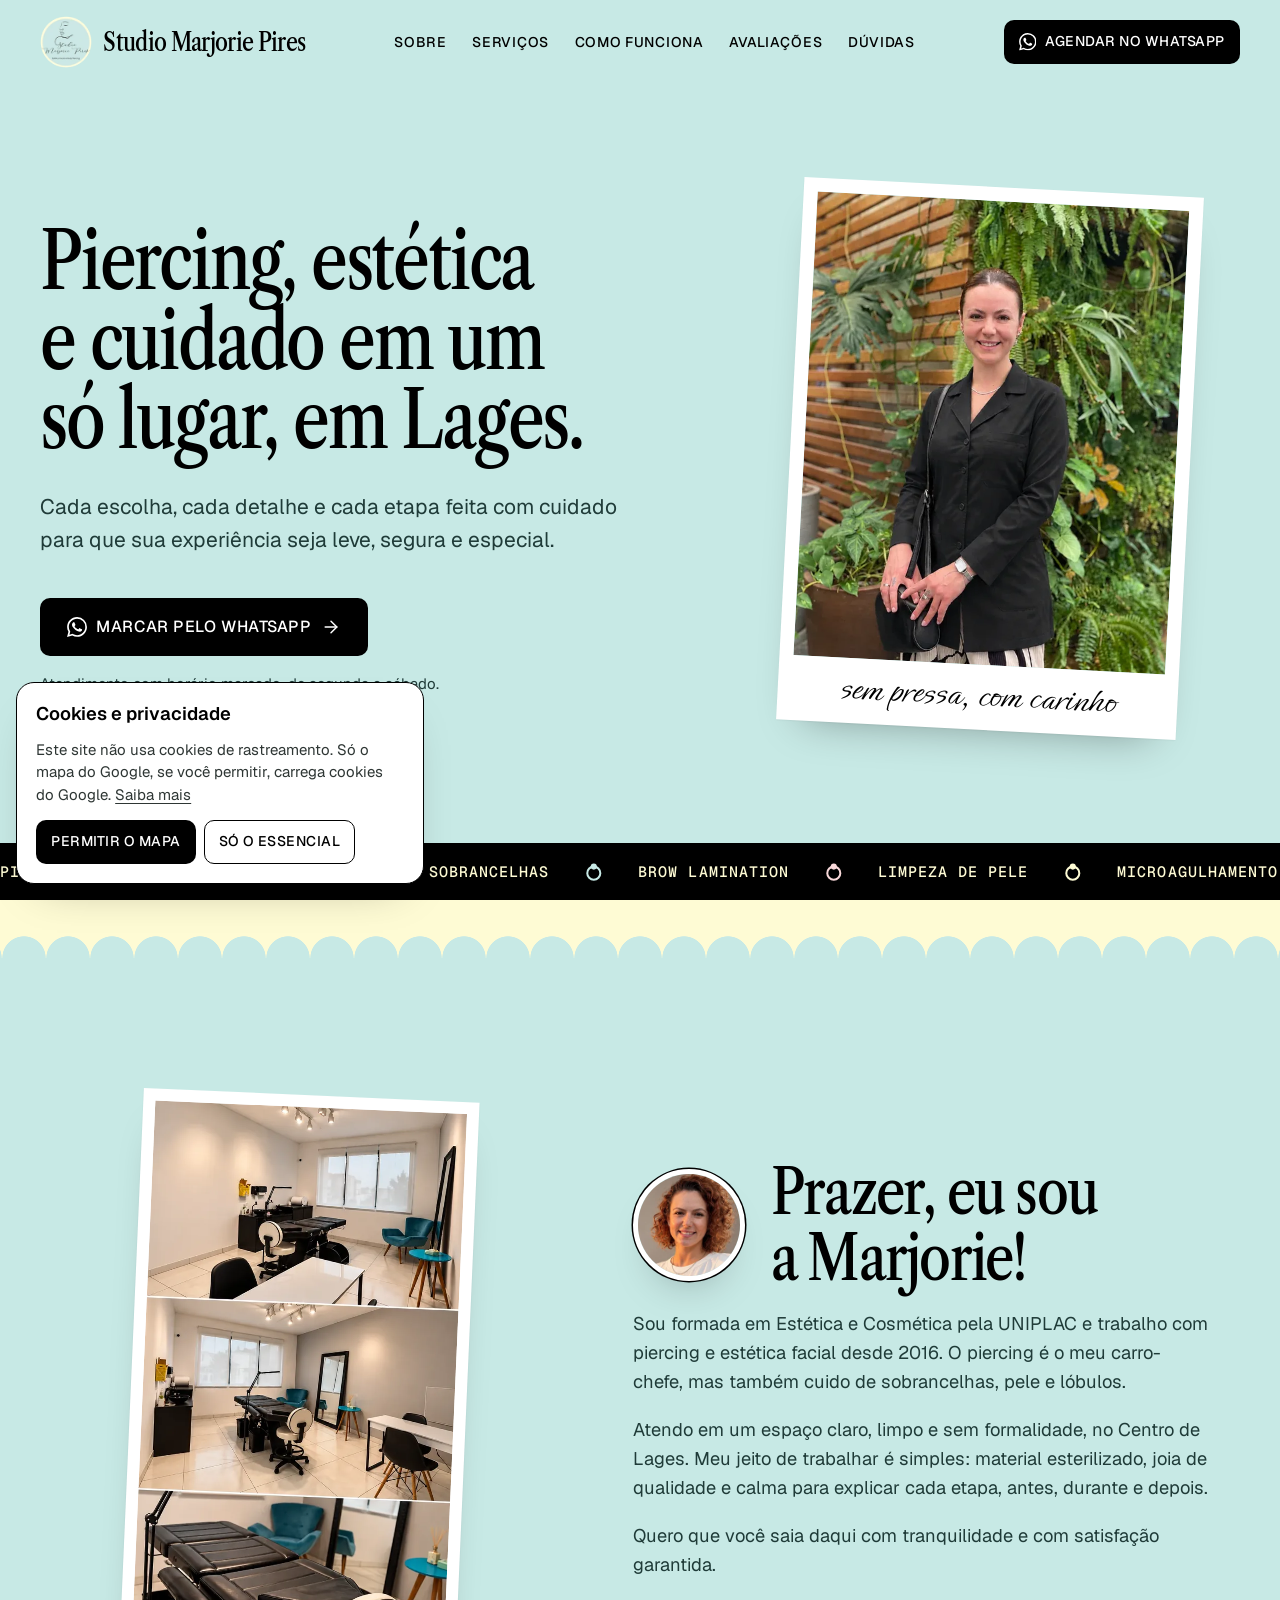
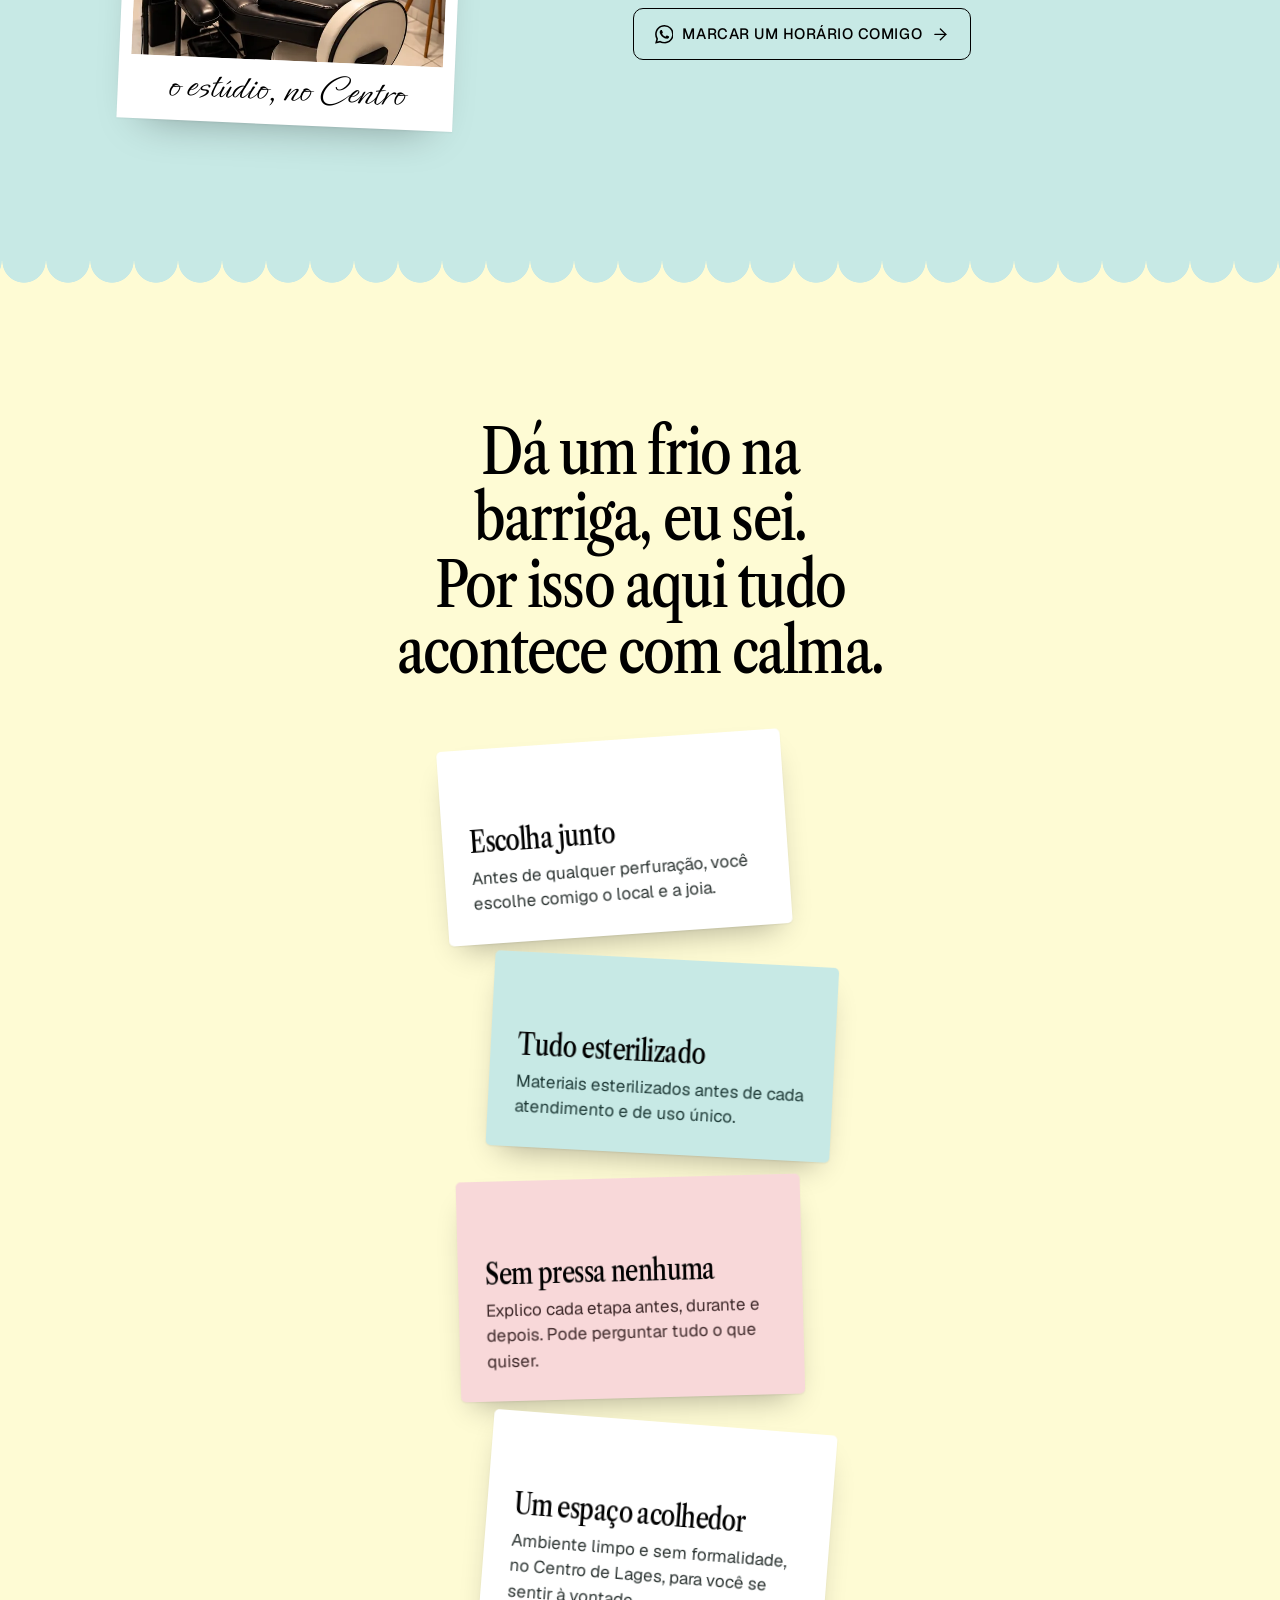
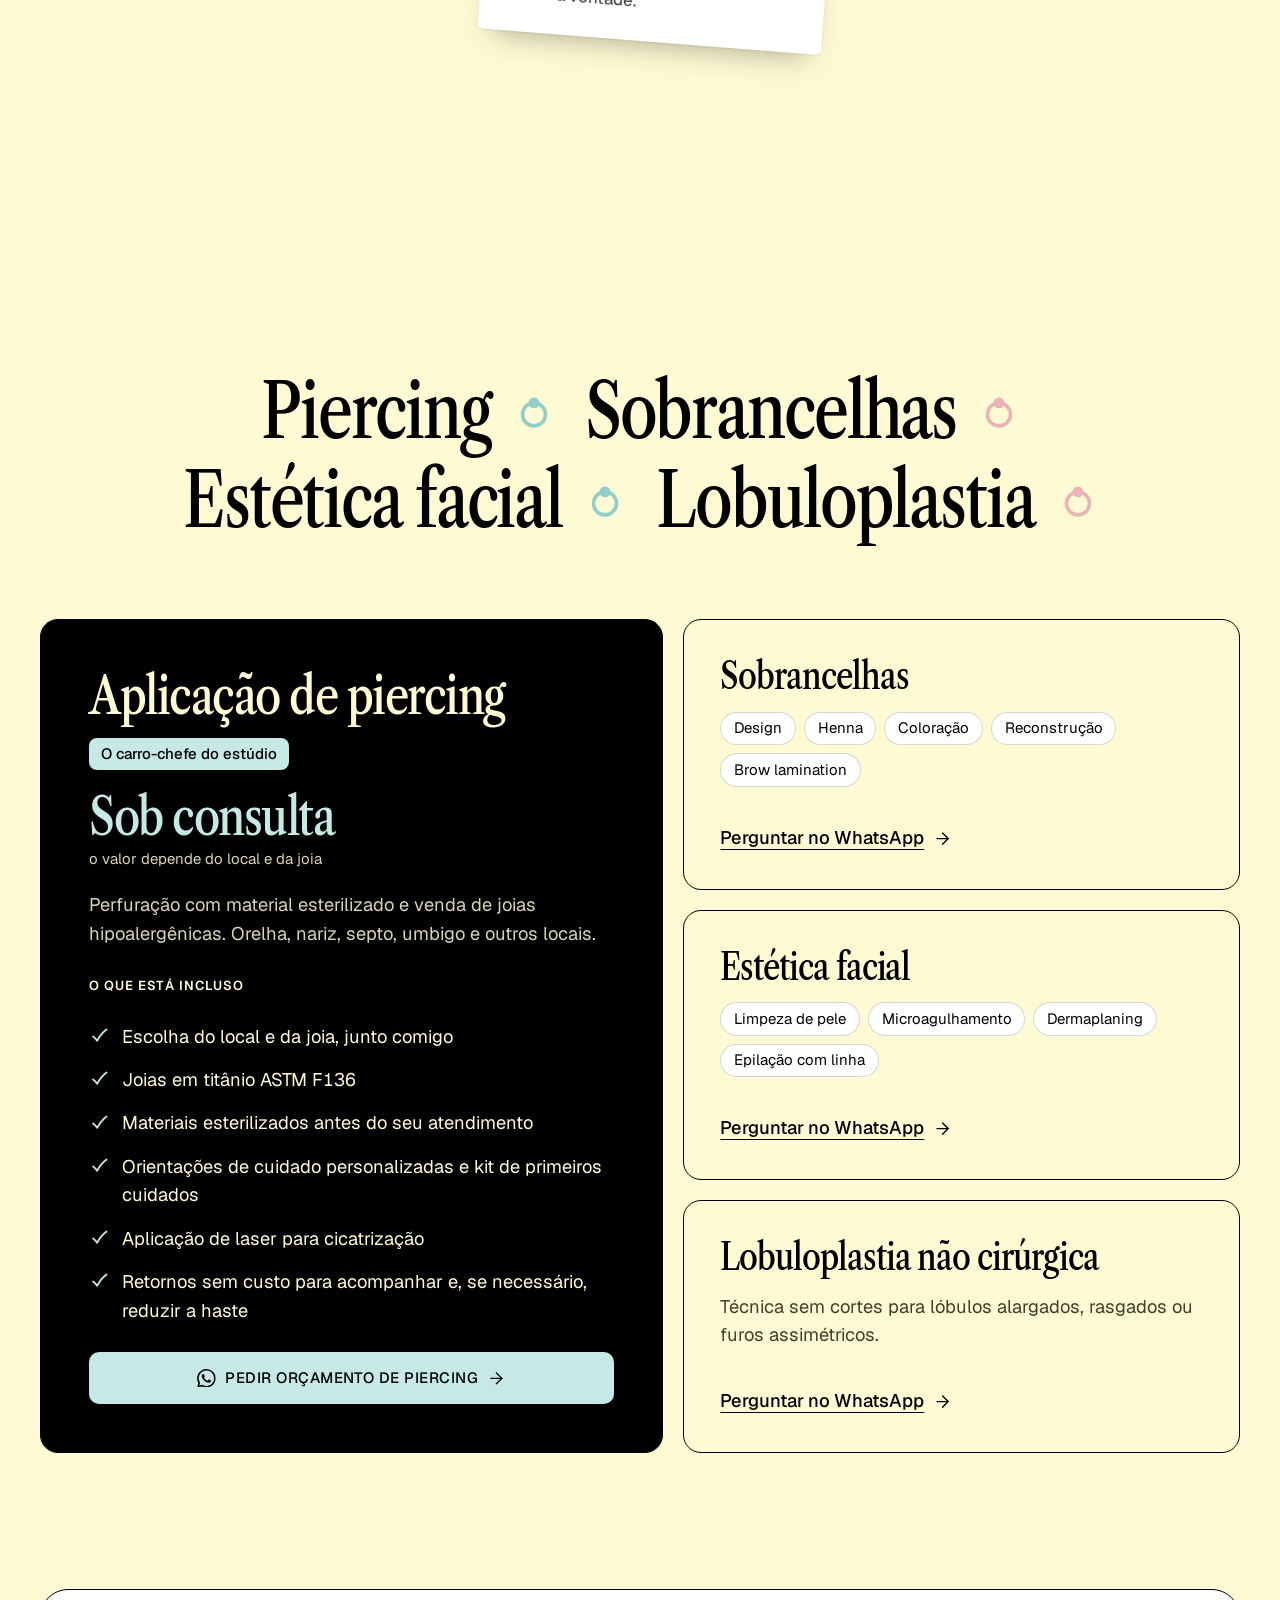
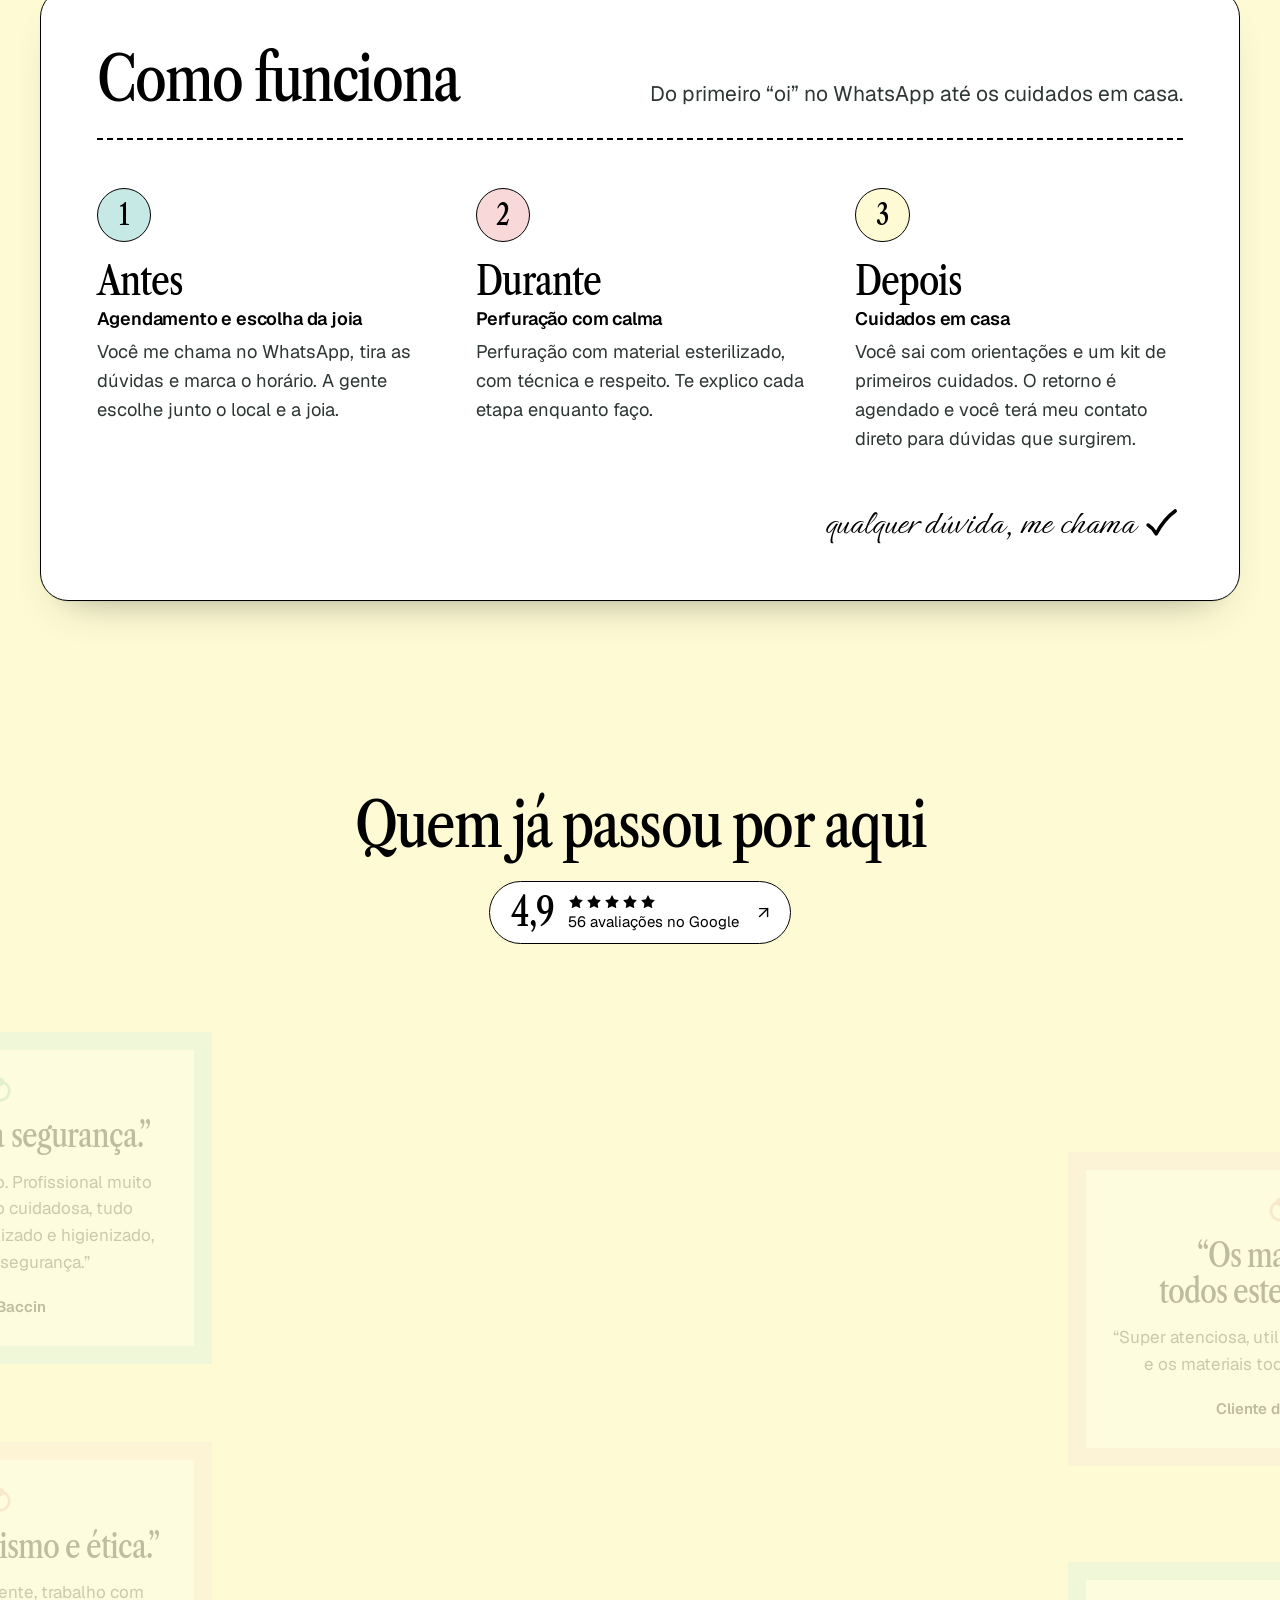
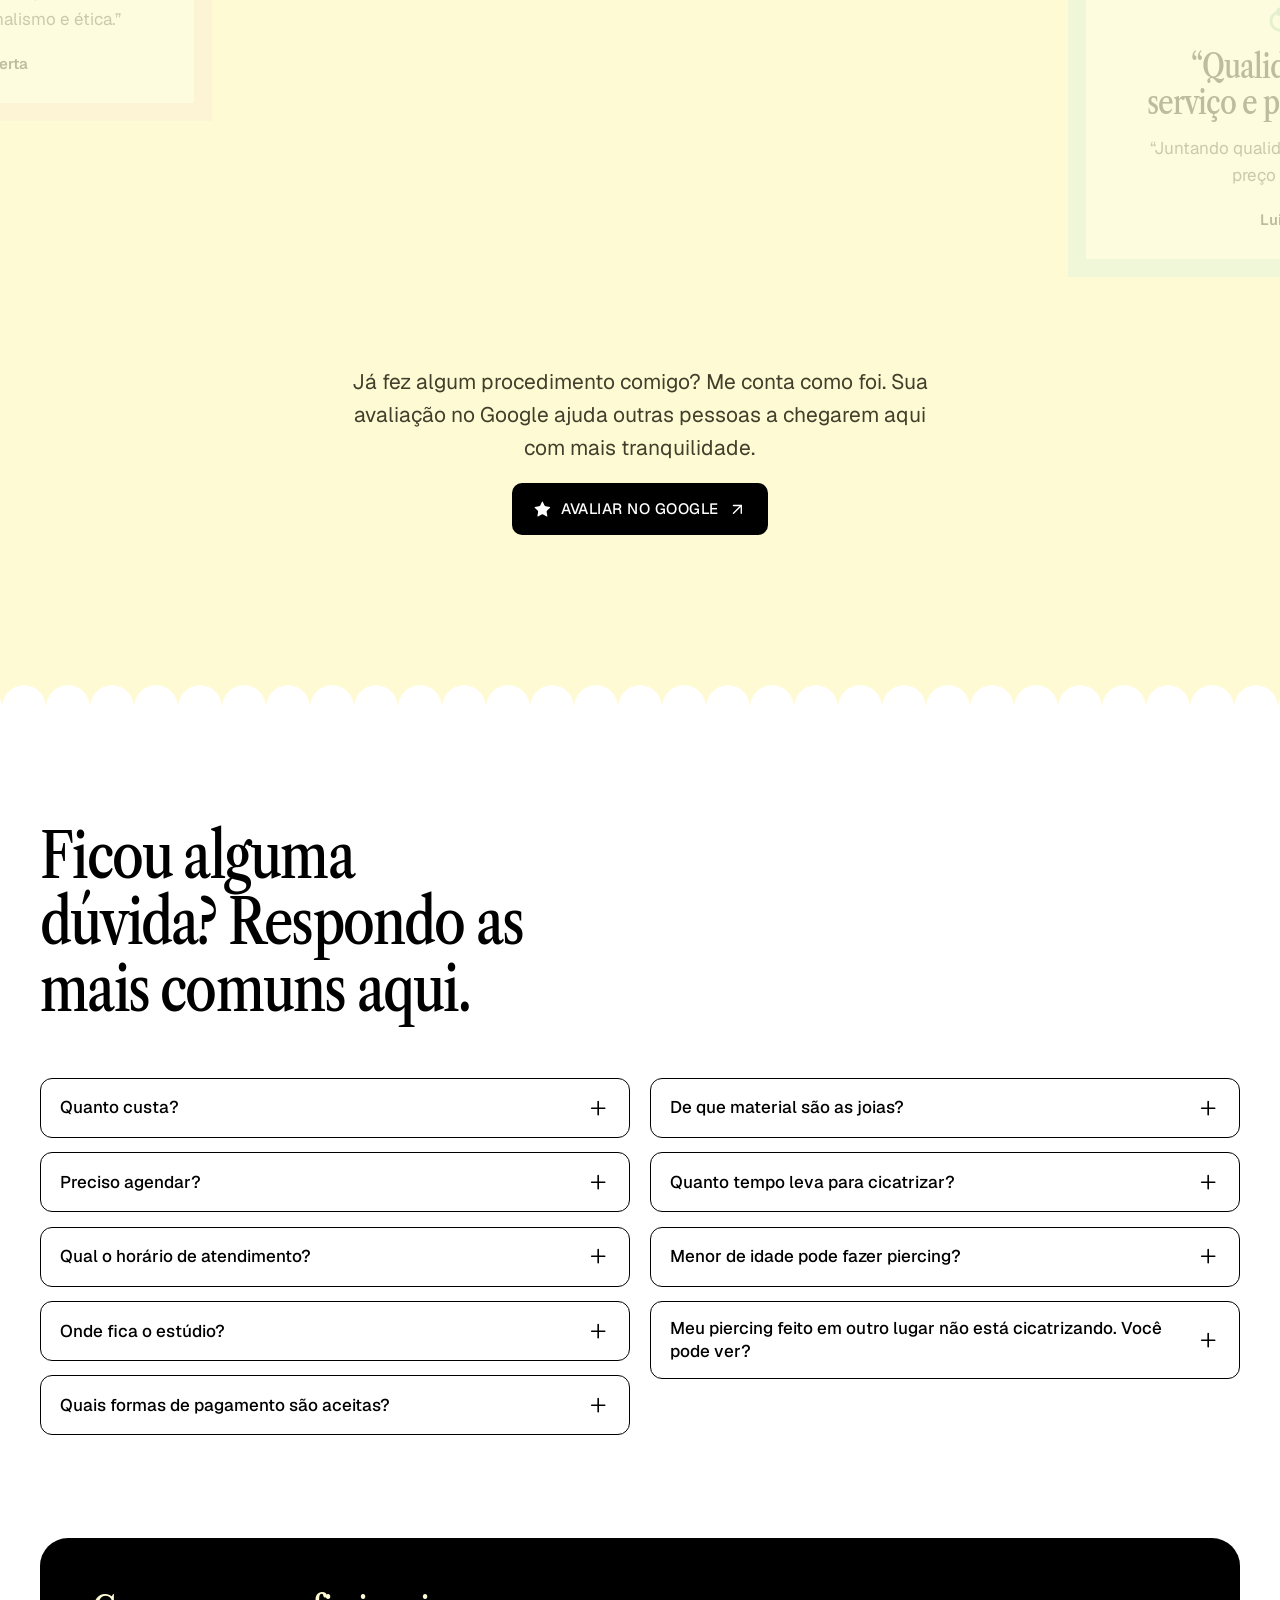
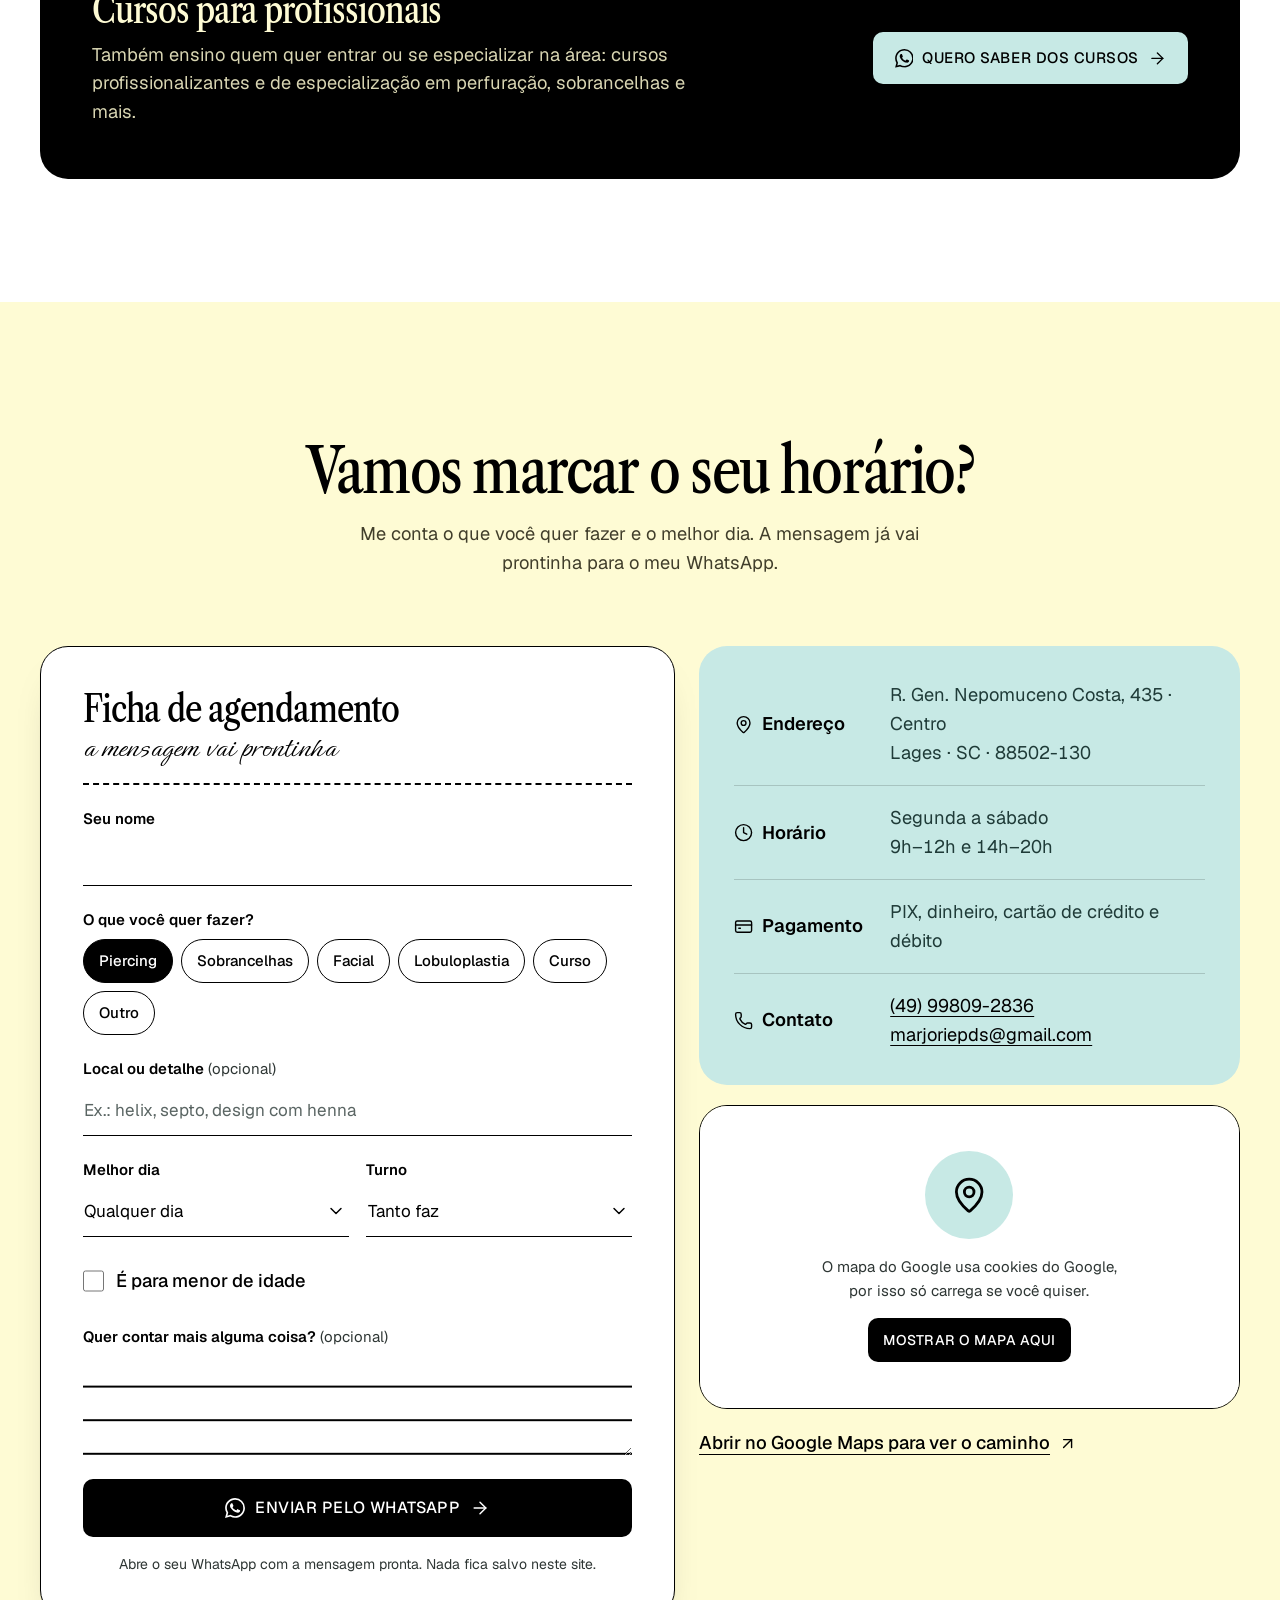
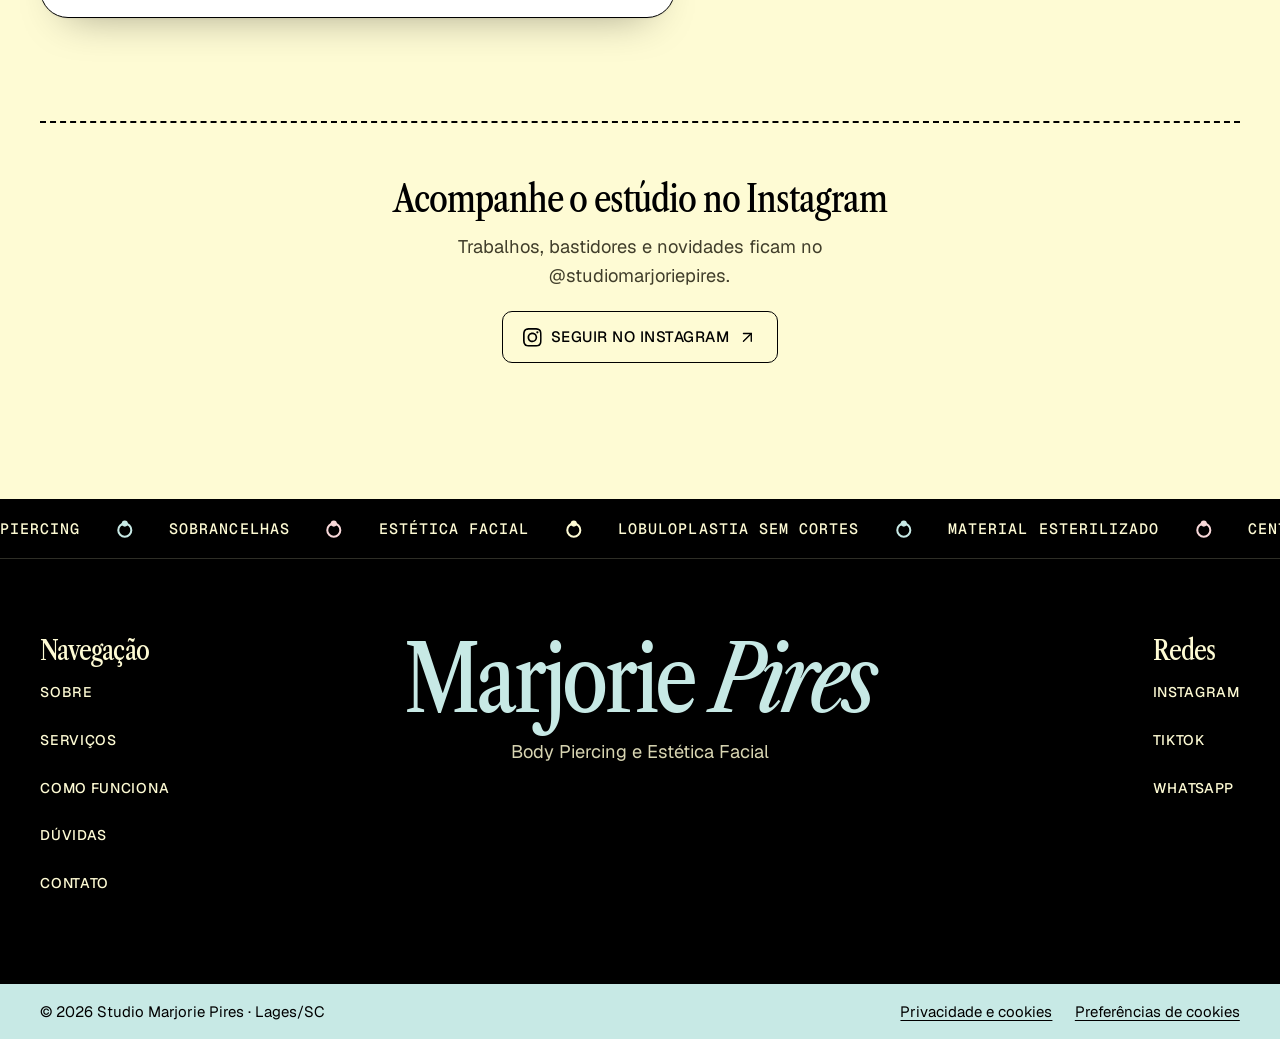
<file: index.html>
<!doctype html>
<html lang="pt-BR">
<head>
  <meta charset="utf-8">
  <meta name="viewport" content="width=device-width, initial-scale=1">
  <title>Piercing em Lages/SC | Studio Marjorie Pires · body piercing e estética facial</title>
  <meta name="description" content="Estúdio de piercing e estética facial no Centro de Lages/SC. Materiais esterilizados, joias em titânio ASTM F136 e atendimento com calma, com a Marjorie desde 2016. Agende pelo WhatsApp.">
  <meta name="theme-color" content="#c7e9e5">
  <meta name="format-detection" content="telephone=no">

  <link rel="icon" href="favicon.ico" sizes="any">
  <link rel="icon" type="image/png" sizes="32x32" href="assets/img/favicon-32.png">
  <link rel="apple-touch-icon" href="assets/img/apple-touch-icon.png">
  <link rel="manifest" href="site.webmanifest">

  <meta property="og:type" content="website">
  <meta property="og:locale" content="pt_BR">
  <meta property="og:site_name" content="Studio Marjorie Pires">
  <meta property="og:title" content="Studio Marjorie Pires · piercing e estética facial em Lages/SC">
  <meta property="og:description" content="Piercing com calma, cuidado e material esterilizado, no Centro de Lages. Joias em titânio ASTM F136. Agende pelo WhatsApp.">
  <link rel="canonical" href="https://www.studiomarjoriepires.com.br/">
  <meta property="og:url" content="https://www.studiomarjoriepires.com.br/">
  <meta property="og:image" content="https://www.studiomarjoriepires.com.br/assets/img/og-image.jpg">
  <meta property="og:image:width" content="1200">
  <meta property="og:image:height" content="630">
  <meta property="og:image:alt" content="Studio Marjorie Pires: piercing, estética e cuidado em um só lugar, no Centro de Lages.">
  <meta name="twitter:card" content="summary_large_image">

  <link rel="preload" href="assets/fonts/libre-caslon-condensed-latin-500-normal.woff2" as="font" type="font/woff2" crossorigin>
  <link rel="preload" href="assets/fonts/geist-latin-wght-normal.woff2" as="font" type="font/woff2" crossorigin>
  <link rel="preload" as="image" href="assets/img/marjorie-560.webp" imagesrcset="assets/img/marjorie-560.webp 560w, assets/img/marjorie-1094.webp 1094w" imagesizes="(min-width: 761px) 27vw, 50vw" fetchpriority="high">
  <link rel="stylesheet" href="assets/css/styles.css">
  <script>document.documentElement.classList.add('js')</script>

  <script type="application/ld+json">
  {
    "@context": "https://schema.org",
    "@type": ["BeautySalon", "HealthAndBeautyBusiness"],
    "name": "Studio Marjorie Pires",
    "description": "Estúdio de body piercing e estética facial no Centro de Lages/SC, com materiais esterilizados e joias em titânio ASTM F136.",
    "image": ["https://www.studiomarjoriepires.com.br/assets/img/estudio-941.webp", "https://www.studiomarjoriepires.com.br/assets/img/marjorie-1094.webp"],
    "url": "https://www.studiomarjoriepires.com.br/",
    "logo": "https://www.studiomarjoriepires.com.br/assets/img/selo-500.png",
    "telephone": "+55 49 99809-2836",
    "email": "marjoriepds@gmail.com",
    "priceRange": "Sob consulta",
    "paymentAccepted": "PIX, dinheiro, cartão de crédito, cartão de débito",
    "currenciesAccepted": "BRL",
    "foundingDate": "2016",
    "founder": { "@type": "Person", "name": "Marjorie Pires" },
    "address": {
      "@type": "PostalAddress",
      "streetAddress": "R. Gen. Nepomuceno Costa, 435",
      "addressLocality": "Lages",
      "addressRegion": "SC",
      "postalCode": "88502-130",
      "addressCountry": "BR"
    },
    "areaServed": { "@type": "City", "name": "Lages" },
    "hasMap": "https://www.google.com/maps/place/Studio+Marjorie+Pires/data=!4m2!3m1!1s0x0:0x9cd0ffe983b70169",
    "openingHoursSpecification": [
      { "@type": "OpeningHoursSpecification", "dayOfWeek": ["Monday","Tuesday","Wednesday","Thursday","Friday","Saturday"], "opens": "09:00", "closes": "12:00" },
      { "@type": "OpeningHoursSpecification", "dayOfWeek": ["Monday","Tuesday","Wednesday","Thursday","Friday","Saturday"], "opens": "14:00", "closes": "20:00" }
    ],
    "sameAs": [
      "https://www.instagram.com/studiomarjoriepires/",
      "https://www.tiktok.com/@studiomarjoriepires"
    ],
    "hasOfferCatalog": {
      "@type": "OfferCatalog",
      "name": "Serviços",
      "itemListElement": [
        { "@type": "Offer", "itemOffered": { "@type": "Service", "name": "Aplicação de piercing", "description": "Perfuração com material esterilizado, venda de joias em titânio ASTM F136, aplicação de laser para cicatrização e retornos sem custo." } },
        { "@type": "Offer", "itemOffered": { "@type": "Service", "name": "Sobrancelhas", "description": "Design, henna, coloração, reconstrução e brow lamination." } },
        { "@type": "Offer", "itemOffered": { "@type": "Service", "name": "Estética facial", "description": "Limpeza de pele, microagulhamento, dermaplaning e epilação com linha." } },
        { "@type": "Offer", "itemOffered": { "@type": "Service", "name": "Lobuloplastia não cirúrgica", "description": "Técnica sem cortes para lóbulos alargados, rasgados ou furos assimétricos." } }
      ]
    }
  }
  </script>
  <script type="application/ld+json">
  {
    "@context": "https://schema.org",
    "@type": "FAQPage",
    "mainEntity": [
      { "@type": "Question", "name": "Quanto custa?", "acceptedAnswer": { "@type": "Answer", "text": "O valor depende do procedimento e, no caso do piercing, do local e da joia escolhida. Me chama no WhatsApp que eu passo um orçamento certinho." } },
      { "@type": "Question", "name": "Preciso agendar?", "acceptedAnswer": { "@type": "Answer", "text": "Sim, atendo somente com horário marcado. É só me chamar no WhatsApp (49) 99809-2836 para combinarmos o melhor dia." } },
      { "@type": "Question", "name": "Qual o horário de atendimento?", "acceptedAnswer": { "@type": "Answer", "text": "Segunda a sábado, das 9h às 12h e das 14h às 20h." } },
      { "@type": "Question", "name": "Onde fica o estúdio?", "acceptedAnswer": { "@type": "Answer", "text": "Rua General Nepomuceno Costa, 435, no Centro de Lages/SC." } },
      { "@type": "Question", "name": "Quais formas de pagamento são aceitas?", "acceptedAnswer": { "@type": "Answer", "text": "PIX, dinheiro, cartão de crédito e débito." } },
      { "@type": "Question", "name": "De que material são as joias?", "acceptedAnswer": { "@type": "Answer", "text": "Trabalho só com titânio ASTM F136, um material hipoalergênico e bem tolerado pela pele." } },
      { "@type": "Question", "name": "Quanto tempo leva para cicatrizar?", "acceptedAnswer": { "@type": "Answer", "text": "Depende do local e de cada organismo. Explico o tempo estimado do seu piercing no atendimento." } },
      { "@type": "Question", "name": "Menor de idade pode fazer piercing?", "acceptedAnswer": { "@type": "Answer", "text": "Pode. Até 16 anos, somente no lóbulo da orelha, com responsável presente e autorizando. De 16 a 18 anos, outros locais também são permitidos, sempre com responsável presente e autorizando. A partir de 18 anos, sem restrição." } },
      { "@type": "Question", "name": "Meu piercing feito em outro lugar não está cicatrizando. Você pode ver?", "acceptedAnswer": { "@type": "Answer", "text": "Pode me chamar. Já atendi casos assim e oriento o que fazer." } }
    ]
  }
  </script>
</head>
<body>
  <svg class="sprite" aria-hidden="true" focusable="false">
    <symbol id="i-whatsapp" viewBox="0 0 24 24"><path fill="currentColor" d="M17.472 14.382c-.297-.149-1.758-.867-2.03-.967-.273-.099-.471-.148-.67.15-.197.297-.767.966-.94 1.164-.173.199-.347.223-.644.075-.297-.15-1.255-.463-2.39-1.475-.883-.788-1.48-1.761-1.653-2.059-.173-.297-.018-.458.13-.606.134-.133.298-.347.446-.52.149-.174.198-.298.298-.497.099-.198.05-.371-.025-.52-.075-.149-.669-1.612-.916-2.207-.242-.579-.487-.5-.669-.51-.173-.008-.371-.01-.57-.01-.198 0-.52.074-.792.372-.272.297-1.04 1.016-1.04 2.479 0 1.462 1.065 2.875 1.213 3.074.149.198 2.096 3.2 5.077 4.487.709.306 1.262.489 1.694.625.712.227 1.36.195 1.871.118.571-.085 1.758-.719 2.006-1.413.248-.694.248-1.289.173-1.413-.074-.124-.272-.198-.57-.347m-5.421 7.403h-.004a9.87 9.87 0 01-5.031-1.378l-.361-.214-3.741.982.998-3.648-.235-.374a9.86 9.86 0 01-1.51-5.26c.001-5.45 4.436-9.884 9.888-9.884 2.64 0 5.122 1.03 6.988 2.898a9.825 9.825 0 012.893 6.994c-.003 5.45-4.437 9.884-9.885 9.884m8.413-18.297A11.815 11.815 0 0012.05 0C5.495 0 .16 5.335.157 11.892c0 2.096.547 4.142 1.588 5.945L.057 24l6.305-1.654a11.882 11.882 0 005.683 1.448h.005c6.554 0 11.89-5.335 11.893-11.893a11.821 11.821 0 00-3.48-8.413Z"/></symbol>
    <symbol id="i-instagram" viewBox="0 0 24 24"><path fill="currentColor" d="M7.0301.084c-1.2768.0602-2.1487.264-2.911.5634-.7888.3075-1.4575.72-2.1228 1.3877-.6652.6677-1.075 1.3368-1.3802 2.127-.2954.7638-.4956 1.6365-.552 2.914-.0564 1.2775-.0689 1.6882-.0626 4.947.0062 3.2586.0206 3.6671.0825 4.9473.061 1.2765.264 2.1482.5635 2.9107.308.7889.72 1.4573 1.388 2.1228.6679.6655 1.3365 1.0743 2.1285 1.38.7632.295 1.6361.4961 2.9134.552 1.2773.056 1.6884.069 4.9462.0627 3.2578-.0062 3.668-.0207 4.9478-.0814 1.28-.0607 2.147-.2652 2.9098-.5633.7889-.3086 1.4578-.72 2.1228-1.3881.665-.6682 1.0745-1.3378 1.3795-2.1284.2957-.7632.4966-1.636.552-2.9124.056-1.2809.0692-1.6898.063-4.948-.0063-3.2583-.021-3.6668-.0817-4.9465-.0607-1.2797-.264-2.1487-.5633-2.9117-.3084-.7889-.72-1.4568-1.3876-2.1228C21.2982 1.33 20.628.9208 19.8378.6165 19.074.321 18.2017.1197 16.9244.0645 15.6471.0093 15.236-.005 11.977.0014 8.718.0076 8.31.0215 7.0301.0839m.1402 21.6932c-1.17-.0509-1.8053-.2453-2.2287-.408-.5606-.216-.96-.4771-1.3819-.895-.422-.4178-.6811-.8186-.9-1.378-.1644-.4234-.3624-1.058-.4171-2.228-.0595-1.2645-.072-1.6442-.079-4.848-.007-3.2037.0053-3.583.0607-4.848.05-1.169.2456-1.805.408-2.2282.216-.5613.4762-.96.895-1.3816.4188-.4217.8184-.6814 1.3783-.9003.423-.1651 1.0575-.3614 2.227-.4171 1.2655-.06 1.6447-.072 4.848-.079 3.2033-.007 3.5835.005 4.8495.0608 1.169.0508 1.8053.2445 2.228.408.5608.216.96.4754 1.3816.895.4217.4194.6816.8176.9005 1.3787.1653.4217.3617 1.056.4169 2.2263.0602 1.2655.0739 1.645.0796 4.848.0058 3.203-.0055 3.5834-.061 4.848-.051 1.17-.245 1.8055-.408 2.2294-.216.5604-.4763.96-.8954 1.3814-.419.4215-.8181.6811-1.3783.9-.4224.1649-1.0577.3617-2.2262.4174-1.2656.0595-1.6448.072-4.8493.079-3.2045.007-3.5825-.006-4.848-.0608M16.953 5.5864A1.44 1.44 0 1 0 18.39 4.144a1.44 1.44 0 0 0-1.437 1.4424M5.8385 12.012c.0067 3.4032 2.7706 6.1557 6.173 6.1493 3.4026-.0065 6.157-2.7701 6.1506-6.1733-.0065-3.4032-2.771-6.1565-6.174-6.1498-3.403.0067-6.156 2.771-6.1496 6.1738M8 12.0077a4 4 0 1 1 4.008 3.9921A3.9996 3.9996 0 0 1 8 12.0077"/></symbol>
    <symbol id="i-tiktok" viewBox="0 0 24 24"><path fill="currentColor" d="M12.525.02c1.31-.02 2.61-.01 3.91-.02.08 1.53.63 3.09 1.75 4.17 1.12 1.11 2.7 1.62 4.24 1.79v4.03c-1.44-.05-2.89-.35-4.2-.97-.57-.26-1.1-.59-1.62-.93-.01 2.92.01 5.84-.02 8.75-.08 1.4-.54 2.79-1.35 3.94-1.31 1.92-3.58 3.17-5.91 3.21-1.43.08-2.86-.31-4.08-1.03-2.02-1.19-3.44-3.37-3.65-5.71-.02-.5-.03-1-.01-1.49.18-1.9 1.12-3.72 2.58-4.96 1.66-1.44 3.98-2.13 6.15-1.72.02 1.48-.04 2.96-.04 4.44-.99-.32-2.15-.23-3.02.37-.63.41-1.11 1.04-1.36 1.75-.21.51-.15 1.07-.14 1.61.24 1.64 1.82 3.02 3.5 2.87 1.12-.01 2.19-.66 2.77-1.61.19-.33.4-.67.41-1.06.1-1.79.06-3.57.07-5.36.01-4.03-.01-8.05.02-12.07z"/></symbol>
    <symbol id="i-arrow" viewBox="0 0 24 24"><g fill="none" stroke="currentColor" stroke-width="1.75" stroke-linecap="round" stroke-linejoin="round"><path d="M5 12h14"/><path d="m12 5 7 7-7 7"/></g></symbol>
    <symbol id="i-arrow-out" viewBox="0 0 24 24"><g fill="none" stroke="currentColor" stroke-width="1.75" stroke-linecap="round" stroke-linejoin="round"><path d="M7 7h10v10"/><path d="M7 17 17 7"/></g></symbol>
    <symbol id="i-plus" viewBox="0 0 24 24"><g fill="none" stroke="currentColor" stroke-width="1.75" stroke-linecap="round"><path d="M5 12h14"/><path class="i-plus__v" d="M12 5v14"/></g></symbol>
    <symbol id="i-pin" viewBox="0 0 24 24"><g fill="none" stroke="currentColor" stroke-width="1.75" stroke-linecap="round" stroke-linejoin="round"><path d="M20 10c0 4.993-5.539 10.193-7.399 11.799a1 1 0 0 1-1.202 0C9.539 20.193 4 14.993 4 10a8 8 0 0 1 16 0"/><circle cx="12" cy="10" r="3"/></g></symbol>
    <symbol id="i-clock" viewBox="0 0 24 24"><g fill="none" stroke="currentColor" stroke-width="1.75" stroke-linecap="round" stroke-linejoin="round"><circle cx="12" cy="12" r="10"/><path d="M12 6v6l4 2"/></g></symbol>
    <symbol id="i-card" viewBox="0 0 24 24"><g fill="none" stroke="currentColor" stroke-width="1.75" stroke-linecap="round" stroke-linejoin="round"><rect width="20" height="14" x="2" y="5" rx="2"/><path d="M2 10h20"/><path d="M6 14h2"/></g></symbol>
    <symbol id="i-phone" viewBox="0 0 24 24"><path fill="none" stroke="currentColor" stroke-width="1.75" stroke-linecap="round" stroke-linejoin="round" d="M13.832 16.568a1 1 0 0 0 1.213-.303l.355-.465A2 2 0 0 1 17 15h3a2 2 0 0 1 2 2v3a2 2 0 0 1-2 2A18 18 0 0 1 2 4a2 2 0 0 1 2-2h3a2 2 0 0 1 2 2v3a2 2 0 0 1-.8 1.6l-.468.351a1 1 0 0 0-.292 1.233 14 14 0 0 0 6.392 6.384"/></symbol>
    <symbol id="i-mail" viewBox="0 0 24 24"><g fill="none" stroke="currentColor" stroke-width="1.75" stroke-linecap="round" stroke-linejoin="round"><path d="m22 7-8.991 5.727a2 2 0 0 1-2.009 0L2 7"/><rect x="2" y="4" width="20" height="16" rx="2"/></g></symbol>
    <symbol id="i-menu" viewBox="0 0 24 24"><g fill="none" stroke="currentColor" stroke-width="1.75" stroke-linecap="round"><path d="M4 7h16"/><path d="M4 12h16"/><path d="M4 17h16"/></g></symbol>
    <symbol id="i-close" viewBox="0 0 24 24"><g fill="none" stroke="currentColor" stroke-width="1.75" stroke-linecap="round"><path d="M18 6 6 18"/><path d="m6 6 12 12"/></g></symbol>
    <symbol id="i-star" viewBox="0 0 24 24"><path fill="currentColor" d="M11.525 2.295a.53.53 0 0 1 .95 0l2.31 4.679a2.123 2.123 0 0 0 1.595 1.16l5.166.756a.53.53 0 0 1 .294.904l-3.736 3.638a2.123 2.123 0 0 0-.611 1.878l.882 5.14a.53.53 0 0 1-.771.56l-4.618-2.428a2.122 2.122 0 0 0-1.973 0L6.396 21.01a.53.53 0 0 1-.77-.56l.881-5.139a2.122 2.122 0 0 0-.611-1.879L2.16 9.795a.53.53 0 0 1 .294-.906l5.165-.755a2.122 2.122 0 0 0 1.597-1.16z"/></symbol>
    <!-- Argola com bolinha (captive bead ring): a joia que separa os itens, no lugar das flores da referência -->
    <symbol id="i-ring" viewBox="0 0 24 24"><circle cx="12" cy="13.5" r="7.25" fill="none" stroke="currentColor" stroke-width="2.25"/><circle cx="12" cy="6.25" r="3.4" fill="currentColor"/></symbol>
    <symbol id="i-check" viewBox="0 0 24 24"><path fill="none" stroke="currentColor" stroke-width="2" stroke-linecap="round" stroke-linejoin="round" d="M4.5 12.8c1.9 1.2 3.4 2.9 4.5 4.8 2.8-5.3 6.2-9.5 10.5-12.6"/></symbol>
  </svg>

  <a class="skip-link" href="#conteudo">Pular para o conteúdo</a>

  <header class="site-header" data-header>
    <nav class="nav container" aria-label="Principal">
      <a class="brand" href="#inicio">
        <img class="brand__seal" src="assets/img/selo-128.webp" width="52" height="52" alt="">
        <span class="brand__name">Studio Marjorie Pires</span>
      </a>
      <ul class="nav__links" role="list">
        <li><a href="#sobre">Sobre</a></li>
        <li><a href="#servicos">Serviços</a></li>
        <li><a href="#como-funciona">Como funciona</a></li>
        <li><a href="#avaliacoes">Avaliações</a></li>
        <li><a href="#duvidas">Dúvidas</a></li>
      </ul>
      <a class="btn btn--ink btn--sm nav__cta" href="https://wa.me/5549998092836?text=Oi%2C%20Marjorie%21%20Vim%20pelo%20site%20e%20quero%20agendar%20um%20hor%C3%A1rio." target="_blank" rel="noopener">
        <svg class="i" aria-hidden="true"><use href="#i-whatsapp"/></svg>
        <span>Agendar no WhatsApp</span>
      </a>
      <button class="nav__toggle" type="button" aria-expanded="false" aria-controls="menu" data-menu-toggle>
        <svg class="i i--open" aria-hidden="true"><use href="#i-menu"/></svg>
        <svg class="i i--close" aria-hidden="true"><use href="#i-close"/></svg>
        <span class="visually-hidden">Menu</span>
      </button>
    </nav>
    <div class="menu" id="menu" data-menu hidden>
      <ul class="menu__links" role="list">
        <li><a href="#sobre">Sobre</a></li>
        <li><a href="#servicos">Serviços</a></li>
        <li><a href="#como-funciona">Como funciona</a></li>
        <li><a href="#avaliacoes">Avaliações</a></li>
        <li><a href="#duvidas">Dúvidas</a></li>
        <li><a href="#contato">Contato</a></li>
      </ul>
      <a class="btn btn--ink btn--lg menu__cta" href="https://wa.me/5549998092836?text=Oi%2C%20Marjorie%21%20Vim%20pelo%20site%20e%20quero%20agendar%20um%20hor%C3%A1rio." target="_blank" rel="noopener">
        <svg class="i" aria-hidden="true"><use href="#i-whatsapp"/></svg>
        <span>Agendar no WhatsApp</span>
        <svg class="i i--arrow" aria-hidden="true"><use href="#i-arrow"/></svg>
      </a>
      <p class="menu__meta">Seg a sáb · <span class="num">9h–12h</span> e <span class="num">14h–20h</span><br>R. Gen. Nepomuceno Costa, 435 · Centro · Lages/SC</p>
    </div>
  </header>

  <main id="conteudo">
    <!-- ABERTURA -->
    <section class="hero surface-mint" id="inicio" aria-labelledby="hero-title">
      <div class="hero__inner container">
        <div class="hero__text">
          <h1 class="hero__title display" id="hero-title">Piercing, estética e cuidado em um só lugar, em Lages.</h1>
          <p class="hero__lead">Cada escolha, cada detalhe e cada etapa feita com cuidado para que sua experiência seja leve, segura e especial.</p>
          <div class="hero__actions">
            <a class="btn btn--ink btn--lg" href="https://wa.me/5549998092836?text=Oi%2C%20Marjorie%21%20Vim%20pelo%20site%20e%20quero%20agendar%20um%20hor%C3%A1rio." target="_blank" rel="noopener">
              <svg class="i" aria-hidden="true"><use href="#i-whatsapp"/></svg>
              <span>Marcar pelo WhatsApp</span>
              <svg class="i i--arrow" aria-hidden="true"><use href="#i-arrow"/></svg>
            </a>
            <p class="hero__note">Atendimento com horário marcado, de segunda a sábado.</p>
          </div>
        </div>
        <div class="hero__media">
          <figure class="snapshot">
            <div class="snapshot__photo">
              <img src="assets/img/marjorie-560.webp" srcset="assets/img/marjorie-560.webp 560w, assets/img/marjorie-1094.webp 1094w" sizes="(min-width: 761px) 27vw, 50vw" width="1094" height="1438" fetchpriority="high" decoding="async" alt="Marjorie Pires sorrindo, de blazer preto, em frente a um jardim vertical.">
            </div>
            <figcaption class="snapshot__caption hand">sem pressa, com carinho</figcaption>
          </figure>
        </div>
      </div>

      <div class="marquee marquee--band" aria-hidden="true">
        <div class="marquee__track">
          <ul class="marquee__list" role="list">
            <li>Piercing</li><li><svg class="i ring ring--mint"><use href="#i-ring"/></svg></li>
            <li>Titânio ASTM F136</li><li><svg class="i ring ring--blush"><use href="#i-ring"/></svg></li>
            <li>Sobrancelhas</li><li><svg class="i ring ring--mint"><use href="#i-ring"/></svg></li>
            <li>Brow lamination</li><li><svg class="i ring ring--blush"><use href="#i-ring"/></svg></li>
            <li>Limpeza de pele</li><li><svg class="i ring ring--butter"><use href="#i-ring"/></svg></li>
            <li>Microagulhamento</li><li><svg class="i ring ring--mint"><use href="#i-ring"/></svg></li>
            <li>Dermaplaning</li><li><svg class="i ring ring--blush"><use href="#i-ring"/></svg></li>
            <li>Lobuloplastia sem cortes</li><li><svg class="i ring ring--butter"><use href="#i-ring"/></svg></li>
          </ul>
          <ul class="marquee__list" role="list">
            <li>Piercing</li><li><svg class="i ring ring--mint"><use href="#i-ring"/></svg></li>
            <li>Titânio ASTM F136</li><li><svg class="i ring ring--blush"><use href="#i-ring"/></svg></li>
            <li>Sobrancelhas</li><li><svg class="i ring ring--mint"><use href="#i-ring"/></svg></li>
            <li>Brow lamination</li><li><svg class="i ring ring--blush"><use href="#i-ring"/></svg></li>
            <li>Limpeza de pele</li><li><svg class="i ring ring--butter"><use href="#i-ring"/></svg></li>
            <li>Microagulhamento</li><li><svg class="i ring ring--mint"><use href="#i-ring"/></svg></li>
            <li>Dermaplaning</li><li><svg class="i ring ring--blush"><use href="#i-ring"/></svg></li>
            <li>Lobuloplastia sem cortes</li><li><svg class="i ring ring--butter"><use href="#i-ring"/></svg></li>
          </ul>
        </div>
      </div>
    </section>

    <!-- SOBRE -->
    <section class="about surface-mint" id="sobre" aria-labelledby="about-title">
      <div class="about__inner container">
        <figure class="strip">
          <div class="strip__photo">
            <img src="assets/img/estudio-600.webp" srcset="assets/img/estudio-600.webp 600w, assets/img/estudio-941.webp 941w" sizes="(min-width: 900px) 21rem, 72vw" width="941" height="1672" loading="lazy" decoding="async" alt="Três fotos do estúdio: a sala clara com janela e bancada, a maca preta com a cadeira azul e o espelho de moldura preta, e a maca de perto.">
          </div>
          <figcaption class="strip__caption hand">o estúdio, no Centro</figcaption>
        </figure>
        <div class="about__text">
          <div class="about__hello">
            <img class="about__face" src="assets/img/marjorie-rosto-240.webp" srcset="assets/img/marjorie-rosto-240.webp 240w, assets/img/marjorie-rosto-400.webp 400w" sizes="7.5rem" width="400" height="400" loading="lazy" decoding="async" alt="Retrato de Marjorie Pires sorrindo, de cabelo cacheado.">
            <h2 class="about__title display" id="about-title">Prazer, eu sou a Marjorie!</h2>
          </div>
          <p>Sou formada em Estética e Cosmética pela UNIPLAC e trabalho com piercing e estética facial desde 2016. O piercing é o meu carro-chefe, mas também cuido de sobrancelhas, pele e lóbulos.</p>
          <p>Atendo em um espaço claro, limpo e sem formalidade, no Centro de Lages. Meu jeito de trabalhar é simples: material esterilizado, joia de qualidade e calma para explicar cada etapa, antes, durante e depois.</p>
          <p>Quero que você saia daqui com tranquilidade e com satisfação garantida.</p>
          <a class="btn btn--outline" href="https://wa.me/5549998092836?text=Oi%2C%20Marjorie%21%20Vim%20pelo%20site%20e%20quero%20agendar%20um%20hor%C3%A1rio." target="_blank" rel="noopener">
            <svg class="i" aria-hidden="true"><use href="#i-whatsapp"/></svg>
            <span>Marcar um horário comigo</span>
            <svg class="i i--arrow" aria-hidden="true"><use href="#i-arrow"/></svg>
          </a>
        </div>
      </div>
    </section>

    <!-- DIFERENCIAIS: as notas que se empilham -->
    <section class="why surface-butter" aria-labelledby="why-title" data-why>
      <div class="why__stage container">
        <h2 class="why__title display" id="why-title">Dá um frio na barriga, eu sei. Por isso aqui tudo acontece com calma.</h2>
        <ol class="notes" role="list">
          <li class="note note--white" data-note>
            <svg class="note__check" viewBox="0 0 24 24" aria-hidden="true"><path pathLength="1" d="M4.5 12.8c1.9 1.2 3.4 2.9 4.5 4.8 2.8-5.3 6.2-9.5 10.5-12.6"/></svg>
            <h3 class="note__title">Escolha junto</h3>
            <p>Antes de qualquer perfuração, você escolhe comigo o local e a joia.</p>
          </li>
          <li class="note note--mint" data-note>
            <svg class="note__check" viewBox="0 0 24 24" aria-hidden="true"><path pathLength="1" d="M4.5 12.8c1.9 1.2 3.4 2.9 4.5 4.8 2.8-5.3 6.2-9.5 10.5-12.6"/></svg>
            <h3 class="note__title">Tudo esterilizado</h3>
            <p>Materiais esterilizados antes de cada atendimento e de uso único.</p>
          </li>
          <li class="note note--blush" data-note>
            <svg class="note__check" viewBox="0 0 24 24" aria-hidden="true"><path pathLength="1" d="M4.5 12.8c1.9 1.2 3.4 2.9 4.5 4.8 2.8-5.3 6.2-9.5 10.5-12.6"/></svg>
            <h3 class="note__title">Sem pressa nenhuma</h3>
            <p>Explico cada etapa antes, durante e depois. Pode perguntar tudo o que quiser.</p>
          </li>
          <li class="note note--white" data-note>
            <svg class="note__check" viewBox="0 0 24 24" aria-hidden="true"><path pathLength="1" d="M4.5 12.8c1.9 1.2 3.4 2.9 4.5 4.8 2.8-5.3 6.2-9.5 10.5-12.6"/></svg>
            <h3 class="note__title">Um espaço acolhedor</h3>
            <p>Ambiente limpo e sem formalidade, no Centro de Lages, para você se sentir à vontade.</p>
          </li>
        </ol>
      </div>
    </section>

    <!-- SERVIÇOS -->
    <section class="services surface-butter" id="servicos" aria-labelledby="services-title">
      <div class="container">
        <h2 class="visually-hidden" id="services-title">Serviços</h2>
        <ul class="service-words display" role="list">
          <li><a href="#servico-piercing">Piercing</a><svg class="i ring ring--mint" aria-hidden="true"><use href="#i-ring"/></svg></li>
          <li><a href="#servico-sobrancelhas">Sobrancelhas</a><svg class="i ring ring--blush" aria-hidden="true"><use href="#i-ring"/></svg></li>
          <li><a href="#servico-facial">Estética facial</a><svg class="i ring ring--mint" aria-hidden="true"><use href="#i-ring"/></svg></li>
          <li><a href="#servico-lobuloplastia">Lobuloplastia</a><svg class="i ring ring--blush" aria-hidden="true"><use href="#i-ring"/></svg></li>
        </ul>

        <div class="service-grid">
          <article class="service service--featured surface-ink" id="servico-piercing" aria-labelledby="sv-piercing">
            <div class="service__head">
              <h3 class="service__title display" id="sv-piercing">Aplicação de piercing</h3>
              <p class="chip chip--mint">O carro-chefe do estúdio</p>
            </div>
            <p class="service__price"><span class="display">Sob consulta</span> <span class="service__price-note">o valor depende do local e da joia</span></p>
            <p class="service__desc">Perfuração com material esterilizado e venda de joias hipoalergênicas. Orelha, nariz, septo, umbigo e outros locais.</p>
            <h4 class="list-label">O que está incluso</h4>
            <ul class="checklist" role="list">
              <li><svg class="i" aria-hidden="true"><use href="#i-check"/></svg><span>Escolha do local e da joia, junto comigo</span></li>
              <li><svg class="i" aria-hidden="true"><use href="#i-check"/></svg><span>Joias em titânio <span class="num">ASTM F136</span></span></li>
              <li><svg class="i" aria-hidden="true"><use href="#i-check"/></svg><span>Materiais esterilizados antes do seu atendimento</span></li>
              <li><svg class="i" aria-hidden="true"><use href="#i-check"/></svg><span>Orientações de cuidado personalizadas e kit de primeiros cuidados</span></li>
              <li><svg class="i" aria-hidden="true"><use href="#i-check"/></svg><span>Aplicação de laser para cicatrização</span></li>
              <li><svg class="i" aria-hidden="true"><use href="#i-check"/></svg><span>Retornos sem custo para acompanhar e, se necessário, reduzir a haste</span></li>
            </ul>
            <a class="btn btn--mint btn--block" href="https://wa.me/5549998092836?text=Oi%2C%20Marjorie%21%20Vim%20pelo%20site%20e%20quero%20um%20or%C3%A7amento%20de%20piercing." target="_blank" rel="noopener">
              <svg class="i" aria-hidden="true"><use href="#i-whatsapp"/></svg>
              <span>Pedir orçamento de piercing</span>
              <svg class="i i--arrow" aria-hidden="true"><use href="#i-arrow"/></svg>
            </a>
          </article>

          <article class="service" id="servico-sobrancelhas" aria-labelledby="sv-sobrancelhas">
            <h3 class="service__title display" id="sv-sobrancelhas">Sobrancelhas</h3>
            <ul class="tags" role="list">
              <li>Design</li><li>Henna</li><li>Coloração</li><li>Reconstrução</li><li>Brow lamination</li>
            </ul>
            <a class="link-arrow" href="https://wa.me/5549998092836?text=Oi%2C%20Marjorie%21%20Vim%20pelo%20site%20e%20quero%20saber%20sobre%20sobrancelhas." target="_blank" rel="noopener">Perguntar no WhatsApp <svg class="i" aria-hidden="true"><use href="#i-arrow"/></svg></a>
          </article>

          <article class="service" id="servico-facial" aria-labelledby="sv-facial">
            <h3 class="service__title display" id="sv-facial">Estética facial</h3>
            <ul class="tags" role="list">
              <li>Limpeza de pele</li><li>Microagulhamento</li><li>Dermaplaning</li><li>Epilação com linha</li>
            </ul>
            <a class="link-arrow" href="https://wa.me/5549998092836?text=Oi%2C%20Marjorie%21%20Vim%20pelo%20site%20e%20quero%20saber%20sobre%20os%20tratamentos%20faciais." target="_blank" rel="noopener">Perguntar no WhatsApp <svg class="i" aria-hidden="true"><use href="#i-arrow"/></svg></a>
          </article>

          <article class="service" id="servico-lobuloplastia" aria-labelledby="sv-lobulo">
            <h3 class="service__title display" id="sv-lobulo">Lobuloplastia não cirúrgica</h3>
            <p class="service__desc">Técnica sem cortes para lóbulos alargados, rasgados ou furos assimétricos.</p>
            <a class="link-arrow" href="https://wa.me/5549998092836?text=Oi%2C%20Marjorie%21%20Vim%20pelo%20site%20e%20quero%20saber%20sobre%20a%20lobuloplastia%20sem%20cortes." target="_blank" rel="noopener">Perguntar no WhatsApp <svg class="i" aria-hidden="true"><use href="#i-arrow"/></svg></a>
          </article>
        </div>
      </div>
    </section>

    <!-- COMO FUNCIONA: o cartão de cuidados -->
    <section class="how surface-butter" id="como-funciona" aria-labelledby="how-title">
      <div class="container">
        <article class="sheet">
          <header class="sheet__head">
            <h2 class="sheet__title display" id="how-title">Como funciona</h2>
            <p class="sheet__lead">Do primeiro “oi” no WhatsApp até os cuidados em casa.</p>
          </header>
          <ol class="steps" role="list">
            <li class="step">
              <span class="step__num" aria-hidden="true">1</span>
              <h3 class="step__title"><span class="step__when display">Antes</span> Agendamento e escolha da joia</h3>
              <p>Você me chama no WhatsApp, tira as dúvidas e marca o horário. A gente escolhe junto o local e a joia.</p>
            </li>
            <li class="step">
              <span class="step__num" aria-hidden="true">2</span>
              <h3 class="step__title"><span class="step__when display">Durante</span> Perfuração com calma</h3>
              <p>Perfuração com material esterilizado, com técnica e respeito. Te explico cada etapa enquanto faço.</p>
            </li>
            <li class="step">
              <span class="step__num" aria-hidden="true">3</span>
              <h3 class="step__title"><span class="step__when display">Depois</span> Cuidados em casa</h3>
              <p>Você sai com orientações e um kit de primeiros cuidados. O retorno é agendado e você terá meu contato direto para dúvidas que surgirem.</p>
            </li>
          </ol>

          <p class="sheet__sign"><span class="hand">qualquer dúvida, me chama</span> <svg class="i" aria-hidden="true"><use href="#i-check"/></svg></p>
        </article>
      </div>
    </section>

    <!-- DEPOIMENTOS -->
    <section class="reviews surface-butter" id="avaliacoes" aria-labelledby="reviews-title">
      <div class="container">
        <header class="reviews__head">
          <h2 class="section-head__title display" id="reviews-title">Quem já passou por aqui</h2>
          <a class="rating" href="https://www.google.com/maps/place/Studio+Marjorie+Pires/data=!4m2!3m1!1s0x0:0x9cd0ffe983b70169" target="_blank" rel="noopener">
            <span class="rating__num display">4,9</span>
            <span class="rating__meta">
              <span class="rating__stars" aria-hidden="true"><svg class="i"><use href="#i-star"/></svg><svg class="i"><use href="#i-star"/></svg><svg class="i"><use href="#i-star"/></svg><svg class="i"><use href="#i-star"/></svg><svg class="i"><use href="#i-star"/></svg></span>
              <span><span class="num">56</span> avaliações no Google</span>
            </span>
            <svg class="i rating__out" aria-hidden="true"><use href="#i-arrow-out"/></svg>
          </a>
        </header>

        <ul class="review-grid" role="list">
          <li class="review review--mint">
            <figure class="review__card">
              <svg class="i ring ring--mint review__ring" aria-hidden="true"><use href="#i-ring"/></svg>
              <p class="review__head display">“Senti muita segurança.”</p>
              <blockquote class="review__quote"><p>“Adorei a perfuração. Profissional muito atenciosa e muito cuidadosa, tudo devidamente esterilizado e higienizado, senti muita segurança.”</p></blockquote>
              <figcaption class="review__who">Emily Baccin</figcaption>
            </figure>
          </li>
          <li class="review review--blush">
            <figure class="review__card">
              <svg class="i ring ring--blush review__ring" aria-hidden="true"><use href="#i-ring"/></svg>
              <p class="review__head display">“Os materiais todos esterilizados.”</p>
              <blockquote class="review__quote"><p>“Super atenciosa, utiliza joias de qualidade e os materiais todos esterilizados.”</p></blockquote>
              <figcaption class="review__who">Cliente do Google</figcaption>
            </figure>
          </li>
          <li class="review review--blush">
            <figure class="review__card">
              <svg class="i ring ring--blush review__ring" aria-hidden="true"><use href="#i-ring"/></svg>
              <p class="review__head display">“Profissionalismo e ética.”</p>
              <blockquote class="review__quote"><p>“Profissional excelente, trabalho com muito profissionalismo e ética.”</p></blockquote>
              <figcaption class="review__who">Roberta</figcaption>
            </figure>
          </li>
          <li class="review review--mint">
            <figure class="review__card">
              <svg class="i ring ring--mint review__ring" aria-hidden="true"><use href="#i-ring"/></svg>
              <p class="review__head display">“Qualidade de serviço e preço justo.”</p>
              <blockquote class="review__quote"><p>“Juntando qualidade de serviço e preço justo.”</p></blockquote>
              <figcaption class="review__who">Luiza</figcaption>
            </figure>
          </li>
        </ul>

        <div class="reviews__foot">
          <p class="reviews__ask">Já fez algum procedimento comigo? Me conta como foi. Sua avaliação no Google ajuda outras pessoas a chegarem aqui com mais tranquilidade.</p>
          <!-- Trocar pelo link direto de avaliação do Perfil da Empresa no Google (g.page/r/.../review) quando a Marjorie enviar -->
          <a class="btn btn--ink" href="https://www.google.com/maps/place/Studio+Marjorie+Pires/data=!4m2!3m1!1s0x0:0x9cd0ffe983b70169" target="_blank" rel="noopener" data-review-link>
            <svg class="i" aria-hidden="true"><use href="#i-star"/></svg>
            <span>Avaliar no Google</span>
            <svg class="i i--arrow" aria-hidden="true"><use href="#i-arrow-out"/></svg>
          </a>
        </div>
      </div>
    </section>

    <!-- DÚVIDAS -->
    <section class="faq surface-white" id="duvidas" aria-labelledby="faq-title">
      <div class="container">
        <h2 class="faq__title display" id="faq-title">Ficou alguma dúvida? Respondo as mais comuns aqui.</h2>
        <div class="faq__cols">
          <div class="faq__col">
            <details class="qa" name="faq">
              <summary class="qa__q">Quanto custa?<svg class="i qa__icon" aria-hidden="true"><use href="#i-plus"/></svg></summary>
              <div class="qa__a"><p>O valor depende do procedimento e, no caso do piercing, do local e da joia escolhida. Me chama no WhatsApp que eu passo um orçamento certinho.</p></div>
            </details>
            <details class="qa" name="faq">
              <summary class="qa__q">Preciso agendar?<svg class="i qa__icon" aria-hidden="true"><use href="#i-plus"/></svg></summary>
              <div class="qa__a"><p>Sim, atendo somente com horário marcado. É só me chamar no WhatsApp <a href="https://wa.me/5549998092836?text=Oi%2C%20Marjorie%21%20Vim%20pelo%20site%20e%20quero%20agendar%20um%20hor%C3%A1rio." target="_blank" rel="noopener"><span class="num">(49) 99809-2836</span></a> para combinarmos o melhor dia.</p></div>
            </details>
            <details class="qa" name="faq">
              <summary class="qa__q">Qual o horário de atendimento?<svg class="i qa__icon" aria-hidden="true"><use href="#i-plus"/></svg></summary>
              <div class="qa__a"><p>Segunda a sábado, das <span class="num">9h</span> às <span class="num">12h</span> e das <span class="num">14h</span> às <span class="num">20h</span>.</p></div>
            </details>
            <details class="qa" name="faq">
              <summary class="qa__q">Onde fica o estúdio?<svg class="i qa__icon" aria-hidden="true"><use href="#i-plus"/></svg></summary>
              <div class="qa__a"><p>Rua General Nepomuceno Costa, 435, no Centro de Lages/SC. <a href="#contato">Ver no mapa</a>.</p></div>
            </details>
            <details class="qa" name="faq">
              <summary class="qa__q">Quais formas de pagamento são aceitas?<svg class="i qa__icon" aria-hidden="true"><use href="#i-plus"/></svg></summary>
              <div class="qa__a"><p>PIX, dinheiro, cartão de crédito e débito.</p></div>
            </details>
          </div>
          <div class="faq__col">
            <details class="qa" name="faq">
              <summary class="qa__q">De que material são as joias?<svg class="i qa__icon" aria-hidden="true"><use href="#i-plus"/></svg></summary>
              <div class="qa__a"><p>Trabalho só com titânio <span class="num">ASTM F136</span>, um material hipoalergênico e bem tolerado pela pele.</p></div>
            </details>
            <details class="qa" name="faq">
              <summary class="qa__q">Quanto tempo leva para cicatrizar?<svg class="i qa__icon" aria-hidden="true"><use href="#i-plus"/></svg></summary>
              <div class="qa__a"><p>Depende do local e de cada organismo. Explico o tempo estimado do seu piercing no atendimento.</p></div>
            </details>
            <details class="qa" name="faq">
              <summary class="qa__q">Menor de idade pode fazer piercing?<svg class="i qa__icon" aria-hidden="true"><use href="#i-plus"/></svg></summary>
              <div class="qa__a">
                <p>Pode, seguindo estas regras:</p>
                <ul>
                  <li><strong>Até 16 anos:</strong> somente no lóbulo da orelha, com responsável presente e autorizando.</li>
                  <li><strong>De 16 a 18 anos:</strong> outros locais também são permitidos, sempre com responsável presente e autorizando.</li>
                  <li><strong>A partir de 18 anos:</strong> sem restrição.</li>
                </ul>
              </div>
            </details>
            <details class="qa" name="faq">
              <summary class="qa__q">Meu piercing feito em outro lugar não está cicatrizando. Você pode ver?<svg class="i qa__icon" aria-hidden="true"><use href="#i-plus"/></svg></summary>
              <div class="qa__a"><p>Pode me chamar. Já atendi casos assim e oriento o que fazer. <a href="https://wa.me/5549998092836?text=Oi%2C%20Marjorie%21%20Tenho%20um%20piercing%20feito%20em%20outro%20lugar%20que%20n%C3%A3o%20est%C3%A1%20cicatrizando.%20Voc%C3%AA%20pode%20ver%3F" target="_blank" rel="noopener">Mandar mensagem sobre isso</a>.</p></div>
            </details>
          </div>
        </div>
      </div>
    </section>

    <!-- CURSOS -->
    <section class="courses surface-white" aria-labelledby="courses-title">
      <div class="container">
        <div class="courses__card surface-ink">
          <div class="courses__text">
            <h2 class="courses__title display" id="courses-title">Cursos para profissionais</h2>
            <p>Também ensino quem quer entrar ou se especializar na área: cursos profissionalizantes e de especialização em perfuração, sobrancelhas e mais.</p>
          </div>
          <a class="btn btn--mint" href="https://wa.me/5549998092836?text=Oi%2C%20Marjorie%21%20Vim%20pelo%20site%20e%20quero%20informa%C3%A7%C3%B5es%20sobre%20os%20cursos." target="_blank" rel="noopener">
            <svg class="i" aria-hidden="true"><use href="#i-whatsapp"/></svg>
            <span>Quero saber dos cursos</span>
            <svg class="i i--arrow" aria-hidden="true"><use href="#i-arrow"/></svg>
          </a>
        </div>
      </div>
    </section>

    <!-- CONTATO -->
    <section class="contact surface-butter" id="contato" aria-labelledby="contact-title">
      <div class="container">
        <header class="section-head section-head--center">
          <h2 class="section-head__title display" id="contact-title">Vamos marcar o seu horário?</h2>
          <p class="section-head__text">Me conta o que você quer fazer e o melhor dia. A mensagem já vai prontinha para o meu WhatsApp.</p>
        </header>

        <div class="contact__grid">
          <form class="ficha" id="ficha" action="https://wa.me/5549998092836" method="get" target="_blank" novalidate data-ficha>
            <div class="ficha__head">
              <h3 class="ficha__title display">Ficha de agendamento</h3>
              <p class="ficha__sub hand">a mensagem vai prontinha</p>
            </div>

            <div class="field">
              <label class="field__label" for="f-nome">Seu nome</label>
              <input class="field__input" id="f-nome" name="nome" type="text" autocomplete="name" required aria-describedby="f-nome-erro">
              <p class="field__error" id="f-nome-erro" hidden>Me conta seu nome para eu saber com quem estou falando.</p>
            </div>

            <fieldset class="field field--choices">
              <legend class="field__label">O que você quer fazer?</legend>
              <div class="choices">
                <label class="choice"><input type="radio" name="servico" value="Piercing" checked><span>Piercing</span></label>
                <label class="choice"><input type="radio" name="servico" value="Sobrancelhas"><span>Sobrancelhas</span></label>
                <label class="choice"><input type="radio" name="servico" value="Estética facial"><span>Facial</span></label>
                <label class="choice"><input type="radio" name="servico" value="Lobuloplastia"><span>Lobuloplastia</span></label>
                <label class="choice"><input type="radio" name="servico" value="Curso"><span>Curso</span></label>
                <label class="choice"><input type="radio" name="servico" value="Outro assunto"><span>Outro</span></label>
              </div>
            </fieldset>

            <div class="field">
              <label class="field__label" for="f-detalhe">Local ou detalhe <span class="field__opt">(opcional)</span></label>
              <input class="field__input" id="f-detalhe" name="detalhe" type="text" placeholder="Ex.: helix, septo, design com henna">
            </div>

            <div class="field-row">
              <div class="field">
                <label class="field__label" for="f-dia">Melhor dia</label>
                <select class="field__input" id="f-dia" name="dia">
                  <option>Qualquer dia</option>
                  <option>Segunda</option>
                  <option>Terça</option>
                  <option>Quarta</option>
                  <option>Quinta</option>
                  <option>Sexta</option>
                  <option>Sábado</option>
                </select>
              </div>
              <div class="field">
                <label class="field__label" for="f-turno">Turno</label>
                <select class="field__input" id="f-turno" name="turno">
                  <option>Tanto faz</option>
                  <option>Manhã (9h–12h)</option>
                  <option>Tarde e noite (14h–20h)</option>
                </select>
              </div>
            </div>

            <label class="check">
              <input type="checkbox" name="menor" value="sim" data-menor>
              <span>É para menor de idade</span>
            </label>
            <p class="ficha__rule" data-menor-hint hidden>Até 16 anos, só lóbulo da orelha. De 16 a 18, outros locais. Sempre com o responsável presente e autorizando.</p>

            <div class="field">
              <label class="field__label" for="f-msg">Quer contar mais alguma coisa? <span class="field__opt">(opcional)</span></label>
              <textarea class="field__input" id="f-msg" name="mensagem" rows="3"></textarea>
            </div>

            <input type="hidden" name="text" value="Oi, Marjorie! Vim pelo site e quero agendar um horário." data-ficha-text>
            <button class="btn btn--ink btn--lg btn--block" type="submit">
              <svg class="i" aria-hidden="true"><use href="#i-whatsapp"/></svg>
              <span>Enviar pelo WhatsApp</span>
              <svg class="i i--arrow" aria-hidden="true"><use href="#i-arrow"/></svg>
            </button>
            <p class="ficha__note">Abre o seu WhatsApp com a mensagem pronta. Nada fica salvo neste site.</p>
            <p class="ficha__status" role="status" aria-live="polite" data-ficha-status></p>
          </form>

          <div class="visit">
            <dl class="visit__card">
              <div class="visit__row">
                <dt><svg class="i" aria-hidden="true"><use href="#i-pin"/></svg>Endereço</dt>
                <dd>R. Gen. Nepomuceno Costa, 435 · Centro<br>Lages · SC · <span class="num">88502-130</span></dd>
              </div>
              <div class="visit__row">
                <dt><svg class="i" aria-hidden="true"><use href="#i-clock"/></svg>Horário</dt>
                <dd>Segunda a sábado<br><span class="num">9h–12h</span> e <span class="num">14h–20h</span></dd>
              </div>
              <div class="visit__row">
                <dt><svg class="i" aria-hidden="true"><use href="#i-card"/></svg>Pagamento</dt>
                <dd>PIX, dinheiro, cartão de crédito e débito</dd>
              </div>
              <div class="visit__row">
                <dt><svg class="i" aria-hidden="true"><use href="#i-phone"/></svg>Contato</dt>
                <dd><a href="tel:+5549998092836"><span class="num">(49) 99809-2836</span></a><br><a href="mailto:marjoriepds@gmail.com">marjoriepds@gmail.com</a></dd>
              </div>
            </dl>

            <div class="map" data-map>
              <div class="map__facade" data-map-facade>
                <span class="map__disc" aria-hidden="true"><svg class="i map__pin"><use href="#i-pin"/></svg></span>
                <p class="map__text">O mapa do Google usa cookies do Google, por isso só carrega se você quiser.</p>
                <button class="btn btn--ink btn--sm" type="button" data-map-load>Mostrar o mapa aqui</button>
              </div>
            </div>
            <a class="link-arrow map__open" href="https://www.google.com/maps/place/Studio+Marjorie+Pires/data=!4m2!3m1!1s0x0:0x9cd0ffe983b70169" target="_blank" rel="noopener">Abrir no Google Maps para ver o caminho <svg class="i" aria-hidden="true"><use href="#i-arrow-out"/></svg></a>
          </div>
        </div>

        <div class="insta">
          <h3 class="insta__title display">Acompanhe o estúdio no Instagram</h3>
          <p class="insta__note">Trabalhos, bastidores e novidades ficam no @studiomarjoriepires.</p>
          <a class="btn btn--outline" href="https://www.instagram.com/studiomarjoriepires/" target="_blank" rel="noopener">
            <svg class="i" aria-hidden="true"><use href="#i-instagram"/></svg>
            <span>Seguir no Instagram</span>
            <svg class="i i--arrow" aria-hidden="true"><use href="#i-arrow-out"/></svg>
          </a>
        </div>
      </div>
    </section>
  </main>

  <footer class="site-footer surface-ink">
    <div class="marquee marquee--footer" aria-hidden="true">
      <div class="marquee__track">
        <ul class="marquee__list" role="list">
          <li>Piercing</li><li><svg class="i ring ring--mint"><use href="#i-ring"/></svg></li>
          <li>Sobrancelhas</li><li><svg class="i ring ring--blush"><use href="#i-ring"/></svg></li>
          <li>Estética facial</li><li><svg class="i ring ring--butter"><use href="#i-ring"/></svg></li>
          <li>Lobuloplastia sem cortes</li><li><svg class="i ring ring--mint"><use href="#i-ring"/></svg></li>
          <li>Material esterilizado</li><li><svg class="i ring ring--blush"><use href="#i-ring"/></svg></li>
          <li>Centro de Lages</li><li><svg class="i ring ring--butter"><use href="#i-ring"/></svg></li>
        </ul>
        <ul class="marquee__list" role="list">
          <li>Piercing</li><li><svg class="i ring ring--mint"><use href="#i-ring"/></svg></li>
          <li>Sobrancelhas</li><li><svg class="i ring ring--blush"><use href="#i-ring"/></svg></li>
          <li>Estética facial</li><li><svg class="i ring ring--butter"><use href="#i-ring"/></svg></li>
          <li>Lobuloplastia sem cortes</li><li><svg class="i ring ring--mint"><use href="#i-ring"/></svg></li>
          <li>Material esterilizado</li><li><svg class="i ring ring--blush"><use href="#i-ring"/></svg></li>
          <li>Centro de Lages</li><li><svg class="i ring ring--butter"><use href="#i-ring"/></svg></li>
        </ul>
      </div>
    </div>

    <div class="footer__top container">
      <nav class="footer__col" aria-labelledby="ft-nav">
        <h2 class="footer__h display" id="ft-nav">Navegação</h2>
        <ul class="footer__links" role="list">
          <li><a href="#sobre">Sobre</a></li>
          <li><a href="#servicos">Serviços</a></li>
          <li><a href="#como-funciona">Como funciona</a></li>
          <li><a href="#duvidas">Dúvidas</a></li>
          <li><a href="#contato">Contato</a></li>
        </ul>
      </nav>
      <div class="footer__mid">
        <p class="footer__giant display" aria-hidden="true">Marjorie <i>Pires</i></p>
        <p class="footer__tag">Body Piercing e Estética Facial</p>
      </div>
      <div class="footer__col footer__col--end">
        <h2 class="footer__h display">Redes</h2>
        <ul class="footer__links" role="list">
          <li><a href="https://www.instagram.com/studiomarjoriepires/" target="_blank" rel="noopener">Instagram</a></li>
          <li><a href="https://www.tiktok.com/@studiomarjoriepires" target="_blank" rel="noopener">TikTok</a></li>
          <li><a href="https://wa.me/5549998092836?text=Oi%2C%20Marjorie%21%20Vim%20pelo%20site%20e%20quero%20agendar%20um%20hor%C3%A1rio." target="_blank" rel="noopener">WhatsApp</a></li>
        </ul>
      </div>
    </div>

    <div class="footer__bottom surface-mint">
      <div class="container footer__bottom-inner">
        <p>© <span data-year>2026</span> Studio Marjorie Pires · Lages/SC</p>
        <p class="footer__legal"><a href="privacidade.html">Privacidade e cookies</a><button class="linklike" type="button" data-consent-open>Preferências de cookies</button></p>
      </div>
    </div>
  </footer>

  <a class="wa-float" href="https://wa.me/5549998092836?text=Oi%2C%20Marjorie%21%20Vim%20pelo%20site%20e%20quero%20agendar%20um%20hor%C3%A1rio." target="_blank" rel="noopener" data-wa-float>
    <svg class="i" aria-hidden="true"><use href="#i-whatsapp"/></svg>
    <span class="wa-float__label">Agendar</span>
    <span class="visually-hidden"> pelo WhatsApp</span>
  </a>

  <div class="consent" role="region" aria-labelledby="consent-title" data-consent hidden>
    <p class="consent__title" id="consent-title">Cookies e privacidade</p>
    <p class="consent__text">Este site não usa cookies de rastreamento. Só o mapa do Google, se você permitir, carrega cookies do Google. <a href="privacidade.html">Saiba mais</a></p>
    <div class="consent__actions">
      <button class="btn btn--ink btn--sm" type="button" data-consent-choice="maps">Permitir o mapa</button>
      <button class="btn btn--outline btn--sm" type="button" data-consent-choice="essential">Só o essencial</button>
    </div>
  </div>

  <script src="assets/js/main.js" defer></script>
</body>
</html>
</file>
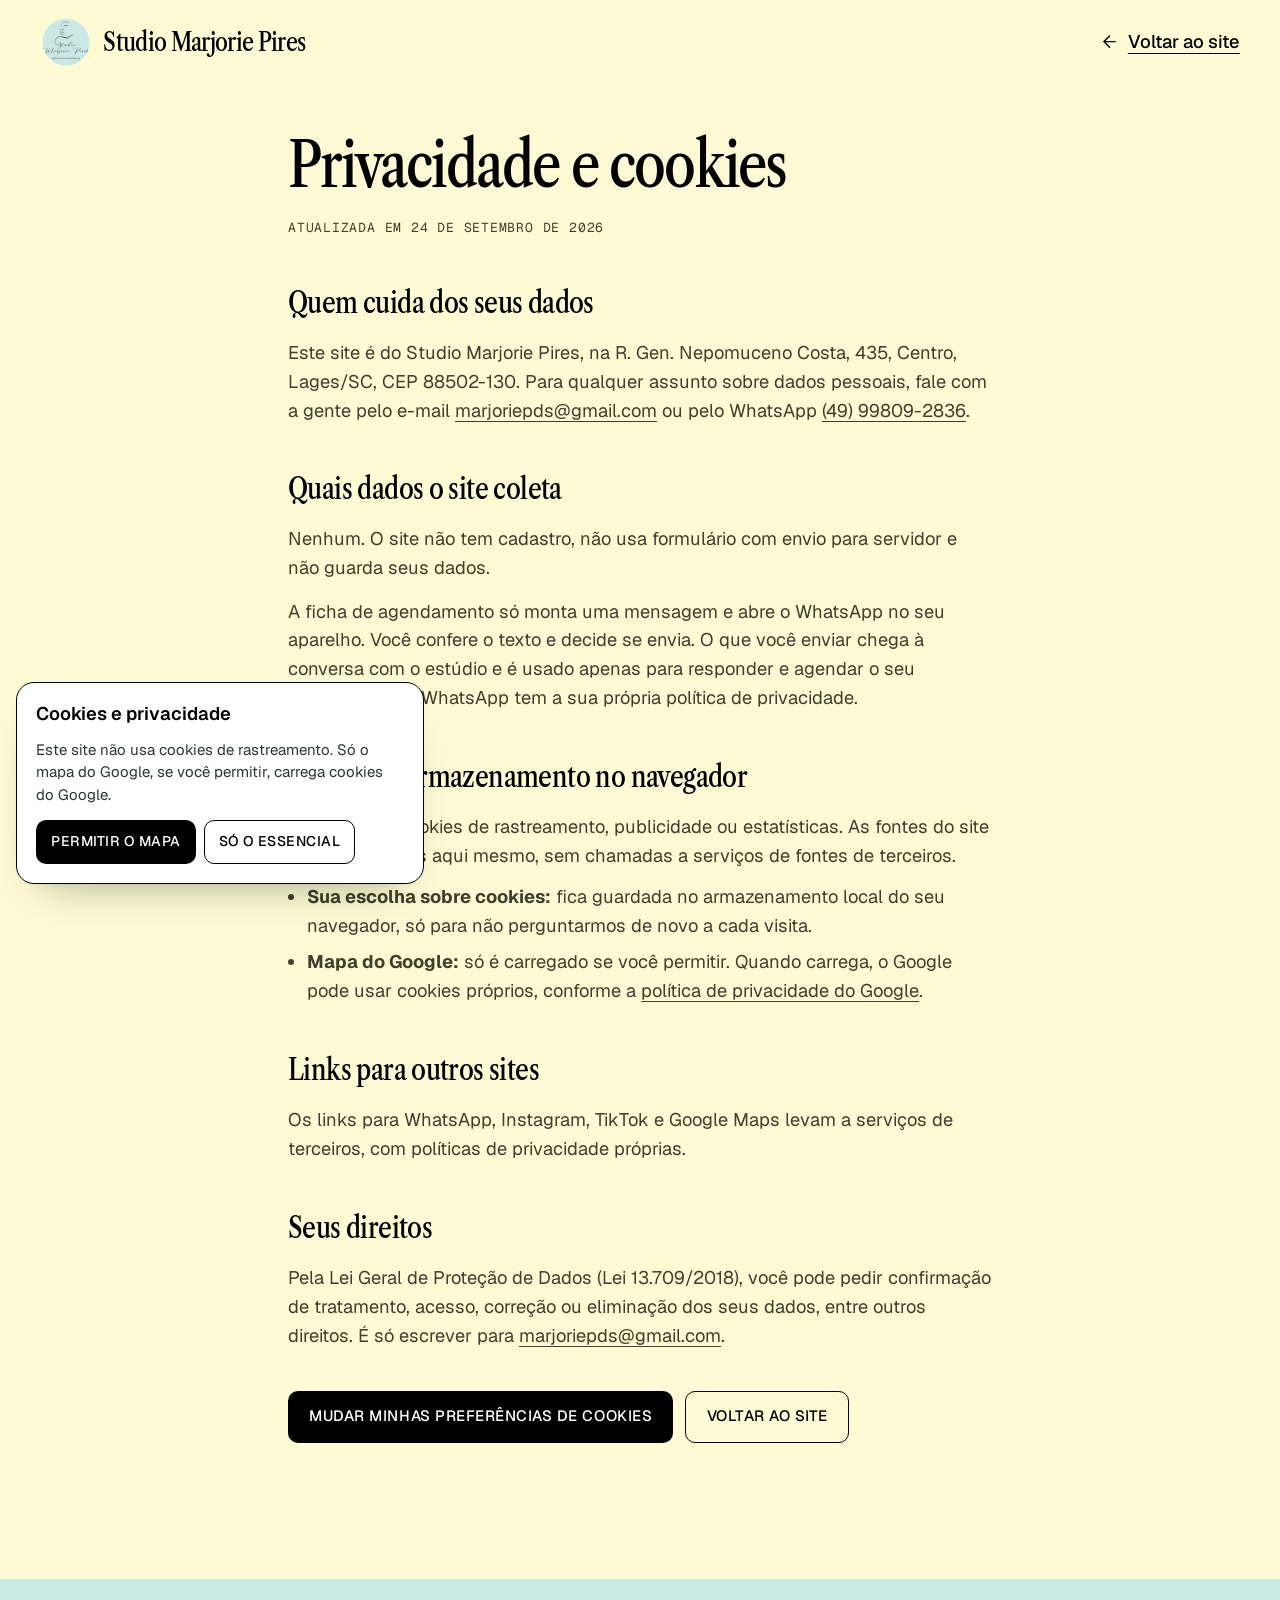
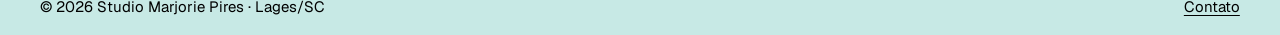
<file: privacidade.html>
<!doctype html>
<html lang="pt-BR">
<head>
  <meta charset="utf-8">
  <meta name="viewport" content="width=device-width, initial-scale=1">
  <title>Privacidade e cookies | Studio Marjorie Pires</title>
  <meta name="description" content="Como o site do Studio Marjorie Pires trata dados pessoais e cookies, de acordo com a LGPD.">
  <meta name="theme-color" content="#fefbd4">
  <link rel="icon" href="favicon.ico" sizes="any">
  <link rel="icon" type="image/png" sizes="32x32" href="assets/img/favicon-32.png">
  <link rel="apple-touch-icon" href="assets/img/apple-touch-icon.png">
  <link rel="manifest" href="site.webmanifest">
  <link rel="preload" href="assets/fonts/libre-caslon-condensed-latin-500-normal.woff2" as="font" type="font/woff2" crossorigin>
  <link rel="preload" href="assets/fonts/geist-latin-wght-normal.woff2" as="font" type="font/woff2" crossorigin>
  <link rel="canonical" href="https://www.studiomarjoriepires.com.br/privacidade.html">
  <link rel="stylesheet" href="assets/css/styles.css">
  <script>document.documentElement.classList.add('js')</script>
</head>
<body>
  <svg class="sprite" aria-hidden="true" focusable="false">
    <symbol id="i-whatsapp" viewBox="0 0 24 24"><path fill="currentColor" d="M17.472 14.382c-.297-.149-1.758-.867-2.03-.967-.273-.099-.471-.148-.67.15-.197.297-.767.966-.94 1.164-.173.199-.347.223-.644.075-.297-.15-1.255-.463-2.39-1.475-.883-.788-1.48-1.761-1.653-2.059-.173-.297-.018-.458.13-.606.134-.133.298-.347.446-.52.149-.174.198-.298.298-.497.099-.198.05-.371-.025-.52-.075-.149-.669-1.612-.916-2.207-.242-.579-.487-.5-.669-.51-.173-.008-.371-.01-.57-.01-.198 0-.52.074-.792.372-.272.297-1.04 1.016-1.04 2.479 0 1.462 1.065 2.875 1.213 3.074.149.198 2.096 3.2 5.077 4.487.709.306 1.262.489 1.694.625.712.227 1.36.195 1.871.118.571-.085 1.758-.719 2.006-1.413.248-.694.248-1.289.173-1.413-.074-.124-.272-.198-.57-.347m-5.421 7.403h-.004a9.87 9.87 0 01-5.031-1.378l-.361-.214-3.741.982.998-3.648-.235-.374a9.86 9.86 0 01-1.51-5.26c.001-5.45 4.436-9.884 9.888-9.884 2.64 0 5.122 1.03 6.988 2.898a9.825 9.825 0 012.893 6.994c-.003 5.45-4.437 9.884-9.885 9.884m8.413-18.297A11.815 11.815 0 0012.05 0C5.495 0 .16 5.335.157 11.892c0 2.096.547 4.142 1.588 5.945L.057 24l6.305-1.654a11.882 11.882 0 005.683 1.448h.005c6.554 0 11.89-5.335 11.893-11.893a11.821 11.821 0 00-3.48-8.413Z"/></symbol>
    <symbol id="i-arrow" viewBox="0 0 24 24"><g fill="none" stroke="currentColor" stroke-width="1.75" stroke-linecap="round" stroke-linejoin="round"><path d="M5 12h14"/><path d="m12 5 7 7-7 7"/></g></symbol>
    <symbol id="i-back" viewBox="0 0 24 24"><g fill="none" stroke="currentColor" stroke-width="1.75" stroke-linecap="round" stroke-linejoin="round"><path d="M19 12H5"/><path d="m12 19-7-7 7-7"/></g></symbol>
  </svg>

  <a class="skip-link" href="#conteudo">Pular para o conteúdo</a>

  <header class="site-header is-scrolled" data-header>
    <nav class="nav container" aria-label="Principal">
      <a class="brand" href="index.html">
        <img class="brand__seal" src="assets/img/selo-128.webp" width="52" height="52" alt="">
        <span class="brand__name">Studio Marjorie Pires</span>
      </a>
      <a class="link-arrow" href="index.html"><svg class="i" aria-hidden="true"><use href="#i-back"/></svg> Voltar ao site</a>
    </nav>
  </header>

  <main id="conteudo" class="legal surface-butter">
    <div class="container legal__inner">
      <h1 class="display">Privacidade e cookies</h1>
      <p class="legal__updated">Atualizada em 24 de setembro de 2026</p>

      <h2>Quem cuida dos seus dados</h2>
      <p>Este site é do Studio Marjorie Pires, na R. Gen. Nepomuceno Costa, 435, Centro, Lages/SC, CEP 88502-130. Para qualquer assunto sobre dados pessoais, fale com a gente pelo e-mail <a href="mailto:marjoriepds@gmail.com">marjoriepds@gmail.com</a> ou pelo WhatsApp <a href="https://wa.me/5549998092836" target="_blank" rel="noopener">(49) 99809-2836</a>.</p>

      <h2>Quais dados o site coleta</h2>
      <p>Nenhum. O site não tem cadastro, não usa formulário com envio para servidor e não guarda seus dados.</p>
      <p>A ficha de agendamento só monta uma mensagem e abre o WhatsApp no seu aparelho. Você confere o texto e decide se envia. O que você enviar chega à conversa com o estúdio e é usado apenas para responder e agendar o seu atendimento. O WhatsApp tem a sua própria política de privacidade.</p>

      <h2>Cookies e armazenamento no navegador</h2>
      <p>Não usamos cookies de rastreamento, publicidade ou estatísticas. As fontes do site são hospedadas aqui mesmo, sem chamadas a serviços de fontes de terceiros.</p>
      <ul>
        <li><strong>Sua escolha sobre cookies:</strong> fica guardada no armazenamento local do seu navegador, só para não perguntarmos de novo a cada visita.</li>
        <li><strong>Mapa do Google:</strong> só é carregado se você permitir. Quando carrega, o Google pode usar cookies próprios, conforme a <a href="https://policies.google.com/privacy?hl=pt-BR" target="_blank" rel="noopener">política de privacidade do Google</a>.</li>
      </ul>

      <h2>Links para outros sites</h2>
      <p>Os links para WhatsApp, Instagram, TikTok e Google Maps levam a serviços de terceiros, com políticas de privacidade próprias.</p>

      <h2>Seus direitos</h2>
      <p>Pela Lei Geral de Proteção de Dados (Lei 13.709/2018), você pode pedir confirmação de tratamento, acesso, correção ou eliminação dos seus dados, entre outros direitos. É só escrever para <a href="mailto:marjoriepds@gmail.com">marjoriepds@gmail.com</a>.</p>

      <div class="legal__actions">
        <button class="btn btn--ink" type="button" data-consent-open>Mudar minhas preferências de cookies</button>
        <a class="btn btn--outline" href="index.html">Voltar ao site</a>
      </div>
    </div>
  </main>

  <footer class="site-footer surface-ink">
    <div class="footer__bottom surface-mint">
      <div class="container footer__bottom-inner">
        <p>© <span data-year>2026</span> Studio Marjorie Pires · Lages/SC</p>
        <p class="footer__legal"><a href="index.html#contato">Contato</a></p>
      </div>
    </div>
  </footer>

  <div class="consent" role="region" aria-labelledby="consent-title" data-consent hidden>
    <p class="consent__title" id="consent-title">Cookies e privacidade</p>
    <p class="consent__text">Este site não usa cookies de rastreamento. Só o mapa do Google, se você permitir, carrega cookies do Google.</p>
    <div class="consent__actions">
      <button class="btn btn--ink btn--sm" type="button" data-consent-choice="maps">Permitir o mapa</button>
      <button class="btn btn--outline btn--sm" type="button" data-consent-choice="essential">Só o essencial</button>
    </div>
  </div>

  <script src="assets/js/main.js" defer></script>
</body>
</html>
</file>
<file: assets/css/styles.css>
/* Studio Marjorie Pires
   Fontes auto-hospedadas (LGPD: nenhuma requisição a servidores de fontes de terceiros). */

@font-face {
  font-family: "Libre Caslon Condensed";
  src: url("../fonts/libre-caslon-condensed-latin-400-normal.woff2") format("woff2");
  font-weight: 400; font-style: normal; font-display: swap;
}
@font-face {
  font-family: "Libre Caslon Condensed";
  src: url("../fonts/libre-caslon-condensed-latin-500-normal.woff2") format("woff2");
  font-weight: 500; font-style: normal; font-display: swap;
}
@font-face {
  font-family: "Libre Caslon Condensed";
  src: url("../fonts/libre-caslon-condensed-latin-400-italic.woff2") format("woff2");
  font-weight: 400; font-style: italic; font-display: swap;
}
@font-face {
  font-family: "Libre Caslon Condensed";
  src: url("../fonts/libre-caslon-condensed-latin-500-italic.woff2") format("woff2");
  font-weight: 500; font-style: italic; font-display: swap;
}
@font-face {
  font-family: "Geist";
  src: url("../fonts/geist-latin-wght-normal.woff2") format("woff2-variations"),
       url("../fonts/geist-latin-wght-normal.woff2") format("woff2");
  font-weight: 100 900; font-style: normal; font-display: swap;
}
@font-face {
  font-family: "Geist Mono";
  src: url("../fonts/geist-mono-latin-wght-normal.woff2") format("woff2-variations"),
       url("../fonts/geist-mono-latin-wght-normal.woff2") format("woff2");
  font-weight: 100 900; font-style: normal; font-display: swap;
}
@font-face {
  font-family: "Ephesis";
  src: url("../fonts/ephesis-latin.woff2") format("woff2");
  font-weight: 400; font-style: normal; font-display: swap;
  unicode-range: U+0000-00FF, U+0131, U+0152-0153, U+02BB-02BC, U+02C6, U+02DA, U+02DC, U+0304, U+0308, U+0329, U+2000-206F, U+20AC, U+2122, U+2191, U+2193, U+2212, U+2215, U+FEFF, U+FFFD;
}
@font-face {
  font-family: "Ephesis";
  src: url("../fonts/ephesis-latin-ext.woff2") format("woff2");
  font-weight: 400; font-style: normal; font-display: swap;
  unicode-range: U+0100-02BA, U+02BD-02C5, U+02C7-02CC, U+02CE-02D7, U+02DD-02FF, U+0304, U+0308, U+0329, U+1D00-1DBF, U+1E00-1E9F, U+1EF2-1EFF, U+2020, U+20A0-20AB, U+20AD-20C0, U+2113, U+2C60-2C7F, U+A720-A7FF;
}

:root {
  /* Cores da marca (briefing) */
  --mint: #c7e9e5;
  --butter: #fefbd4;
  --ink: #000;
  --white: #fff;
  /* Único tom de apoio: blush na mesma luminosidade e croma do menta (OKLCH 0.908 0.036 15) */
  --blush: #f8d8d9;
  /* Texto secundário tingido pela superfície, nunca cinza */
  --ink-mint: #1f3b38;
  --ink-butter: #413e2b;
  --ink-white: #2e3634;
  --ink-dark: #d8d5b2;
  --error: #a4262c;

  --font-display: "Libre Caslon Condensed", "Iowan Old Style", Georgia, serif;
  --font-sans: "Geist", ui-sans-serif, system-ui, -apple-system, "Segoe UI", sans-serif;
  --font-mono: "Geist Mono", ui-monospace, "SF Mono", Menlo, Consolas, monospace;
  --font-hand: "Ephesis", "Snell Roundhand", cursive;

  --fs-hero: clamp(2.9rem, 1.45rem + 4.4vw, 5.2rem);
  --fs-h2: clamp(2.35rem, 1.5rem + 3.1vw, 4.1rem);
  --fs-h3: clamp(1.75rem, 1.35rem + 1.3vw, 2.5rem);
  --fs-lead: clamp(1.125rem, 1.03rem + 0.38vw, 1.3125rem);
  --fs-body: clamp(1.0625rem, 1.03rem + 0.14vw, 1.15rem);
  --fs-small: 0.9375rem;
  --fs-mono: 0.8125rem;

  --gutter: clamp(1.25rem, 0.75rem + 2.2vw, 2.75rem);
  --maxw: 77rem;
  --section: clamp(5rem, 3.4rem + 6.4vw, 9.75rem);

  --radius-xs: 8px;
  --radius-sm: 12px;
  --radius: 18px;
  --radius-lg: 28px;
  --pill: 999px;
  --line: 1.5px;

  --shadow-note: 0 1px 2px rgb(0 0 0 / 0.07), 0 16px 30px -14px rgb(0 0 0 / 0.32);
  --shadow-card: 0 1px 2px rgb(0 0 0 / 0.05), 0 22px 44px -26px rgb(0 0 0 / 0.38);
  --ease-out: cubic-bezier(0.16, 1, 0.3, 1);

  --header-h: 84px;
  interpolate-size: allow-keywords;
}

/* ---------- Base ---------- */

*, *::before, *::after { box-sizing: border-box; }

html {
  -webkit-text-size-adjust: 100%;
  text-size-adjust: 100%;
  scroll-behavior: smooth;
  scroll-padding-top: calc(var(--header-h) + 16px);
  scrollbar-color: var(--ink) var(--butter);
  hanging-punctuation: first;
}

body {
  margin: 0;
  background: var(--butter);
  color: var(--ink);
  font-family: var(--font-sans);
  font-size: var(--fs-body);
  line-height: 1.58;
  font-weight: 400;
  font-synthesis-weight: none;
  -webkit-font-smoothing: antialiased;
  -moz-osx-font-smoothing: grayscale;
  text-rendering: optimizeLegibility;
  caret-color: var(--ink);
  accent-color: var(--ink);
}

body.menu-open { overflow: hidden; }

::selection { background: var(--ink); color: var(--butter); }
.surface-ink ::selection { background: var(--mint); color: var(--ink); }

h1, h2, h3, h4, p, ul, ol, dl, dd, figure, blockquote { margin: 0; }
:where(ul[role="list"], ol[role="list"]) { list-style: none; padding: 0; }

img, svg, video, iframe { display: block; max-width: 100%; }
img { height: auto; }

a { color: inherit; text-decoration-thickness: 1px; text-underline-offset: 0.22em; }
a:hover { text-decoration-thickness: 2px; }

button, input, select, textarea { font: inherit; color: inherit; }

:focus-visible { outline: 2px solid var(--ink); outline-offset: 3px; border-radius: 6px; }
.surface-ink :focus-visible { outline-color: var(--mint); }

.num { font-variant-numeric: tabular-nums lining-nums; }

.visually-hidden {
  position: absolute !important;
  width: 1px; height: 1px;
  padding: 0; margin: -1px;
  overflow: hidden; clip: rect(0 0 0 0);
  white-space: nowrap; border: 0;
}

.sprite { position: absolute; width: 0; height: 0; overflow: hidden; }

.i { width: 1.25em; height: 1.25em; flex: none; }

.skip-link {
  position: fixed; left: 1rem; top: -4rem; z-index: 100;
  padding: 0.75rem 1rem; border-radius: var(--radius-xs);
  background: var(--ink); color: var(--white); text-decoration: none;
  transition: top 0.2s;
}
.skip-link:focus { top: 1rem; }

.container {
  width: min(100% - 2 * var(--gutter), var(--maxw));
  margin-inline: auto;
}

.display {
  font-family: var(--font-display);
  font-weight: 500;
  letter-spacing: -0.028em;
  line-height: 1.04;
  text-wrap: balance;
  font-kerning: normal;
}
.display i { font-style: italic; }

.hand {
  font-family: var(--font-hand);
  font-weight: 400;
  letter-spacing: 0.005em;
  line-height: 1;
}

/* ---------- Superfícies ---------- */

.surface-mint { background: var(--mint); color: var(--ink); --muted: var(--ink-mint); }
.surface-butter { background: var(--butter); color: var(--ink); --muted: var(--ink-butter); }
.surface-white { background: var(--white); color: var(--ink); --muted: var(--ink-white); }
.surface-ink { background: var(--ink); color: var(--butter); --muted: var(--ink-dark); }

/* Borda ondulada da referência (fileira de círculos) */
.scallop-top,
.faq,
.about {
  --r: 22px;
}

/* ---------- Botões e links ---------- */

.btn {
  display: inline-flex;
  align-items: center;
  justify-content: center;
  gap: 0.6em;
  min-height: 52px;
  padding: 0.8em 1.35em;
  border: var(--line) solid transparent;
  border-radius: 10px;
  font-family: var(--font-sans);
  font-size: 0.9375rem;
  font-weight: 500;
  line-height: 1.1;
  letter-spacing: 0.035em;
  text-transform: uppercase;
  text-decoration: none;
  cursor: pointer;
  transition: background-color 0.25s, color 0.25s, border-color 0.25s, box-shadow 0.35s var(--ease-out), translate 0.35s var(--ease-out);
}
.btn .i { width: 1.25em; height: 1.25em; }
.btn .i--arrow { transition: translate 0.4s var(--ease-out); }
.btn:hover .i--arrow { translate: 4px 0; }
.btn:active { translate: 0 1px; }

.btn--ink { background: var(--ink); color: var(--white); }
.btn--ink:hover { background: #262626; box-shadow: 0 10px 22px -12px rgb(0 0 0 / 0.55); }
.surface-ink .btn--ink { background: var(--butter); color: var(--ink); }

.btn--mint { background: var(--mint); color: var(--ink); }
.btn--mint:hover { background: #d9f1ee; }

.btn--outline { border-color: currentColor; background: transparent; }
.btn--outline:hover { background: var(--ink); border-color: var(--ink); color: var(--white); }

.btn--sm { min-height: 44px; padding: 0.6em 1em; font-size: 0.875rem; }
.btn--lg { min-height: 58px; padding: 0.95em 1.6em; font-size: 1rem; }
.btn--block { width: 100%; }
/* Celular: a seta decorativa sai e a folga diminui, para o texto do botão caber numa linha */
@media (max-width: 480px) {
  .btn { gap: 0.55em; padding-inline: 1em; letter-spacing: 0.025em; }
  .btn .i--arrow { display: none; }
}

.link-arrow {
  display: inline-flex;
  align-items: center;
  gap: 0.45em;
  /* área de toque maior para o dedo, sem mudar o espaço que o link ocupa */
  padding-block: 0.6rem;
  margin-block: -0.6rem;
  font-weight: 500;
  text-decoration: underline;
  text-decoration-thickness: 1px;
  text-underline-offset: 0.28em;
}
.link-arrow .i { width: 1.05em; height: 1.05em; transition: translate 0.35s var(--ease-out); }
.link-arrow:hover .i { translate: 3px 0; }

.linklike {
  padding: 0; border: 0; background: none;
  text-decoration: underline; text-underline-offset: 0.22em;
  cursor: pointer;
}

.chip {
  display: inline-flex;
  align-items: center;
  gap: 0.4em;
  width: fit-content;
  padding: 0.45em 0.8em;
  border-radius: var(--radius-xs);
  font-size: var(--fs-small);
  font-weight: 500;
  line-height: 1.2;
}
.chip--mint { background: var(--mint); color: var(--ink); }

/* Argola com bolinha (a joia no lugar das flores da referência) */
.ring { width: 1.3em; height: 1.3em; }
.ring--mint { color: var(--mint); }
.ring--blush { color: var(--blush); }
.ring--butter { color: var(--butter); }
.ring--ink { color: var(--ink); }

/* ---------- Cabeçalho ---------- */

.site-header {
  position: fixed;
  inset: 0 0 auto;
  z-index: 50;
  transition: background-color 0.35s, box-shadow 0.35s;
}
.site-header.is-scrolled {
  background: var(--butter);
  box-shadow: 0 1px 0 rgb(0 0 0 / 0.1);
}

/* A barra fica por cima do menu aberto: o X de fechar precisa continuar visível e tocável */
.nav {
  position: relative;
  z-index: 46;
  display: flex;
  align-items: center;
  justify-content: space-between;
  gap: 1.5rem;
  min-height: var(--header-h);
}

.brand {
  display: inline-flex;
  align-items: center;
  gap: 0.7rem;
  text-decoration: none;
  flex: none;
}
.brand__seal { width: 52px; height: 52px; border-radius: 50%; }
.brand__name {
  font-family: var(--font-display);
  font-size: 1.65rem;
  font-weight: 500;
  letter-spacing: -0.025em;
  line-height: 1;
  white-space: nowrap;
}

.nav__links { display: flex; gap: clamp(1rem, 2vw, 2rem); }
.nav__links a {
  display: inline-block;
  padding-block: 0.55rem;
  font-size: 0.875rem;
  font-weight: 500;
  letter-spacing: 0.05em;
  text-transform: uppercase;
  text-decoration: none;
  white-space: nowrap;
  background: linear-gradient(currentColor, currentColor) 0 88% / 0 1.5px no-repeat;
  transition: background-size 0.4s var(--ease-out);
}
.nav__links a:hover { background-size: 100% 1.5px; }

.nav__toggle {
  display: none;
  place-items: center;
  width: 52px; height: 52px;
  border: 0; border-radius: 12px;
  background: var(--mint);
  cursor: pointer;
}
.nav__toggle .i { width: 26px; height: 26px; }
.nav__toggle .i--close { display: none; }
.nav__toggle[aria-expanded="true"] .i--open { display: none; }
.nav__toggle[aria-expanded="true"] .i--close { display: block; }

.menu {
  position: fixed;
  inset: 0;
  z-index: 45;
  display: flex;
  flex-direction: column;
  gap: 2rem;
  padding: calc(var(--header-h) + 2.25rem) var(--gutter) 2rem;
  overflow-y: auto;
  background: var(--mint);
  --muted: var(--ink-mint);
}
.menu[hidden] { display: none; }
.menu__links a {
  display: block;
  padding-block: 0.25rem;
  font-family: var(--font-display);
  font-size: clamp(2.1rem, 8vw, 3rem);
  font-weight: 500;
  letter-spacing: -0.02em;
  line-height: 1.15;
  text-decoration: none;
}
.menu__cta { width: 100%; }
.menu__meta { color: var(--muted); font-size: var(--fs-small); }

/* Cinco links + marca + botão cabem numa linha a partir de ~1160px; abaixo disso fica o botão do WhatsApp */
@media (max-width: 1160px) {
  .nav__links { display: none; }
}

@media (max-width: 760px) {
  :root { --header-h: 76px; }
  .site-header { padding: 10px 10px 0; }
  .site-header.is-scrolled { background: transparent; box-shadow: none; }
  .nav {
    width: 100%;
    min-height: 66px;
    padding: 7px 7px 7px 10px;
    border-radius: 16px;
    background: var(--white);
    box-shadow: 0 10px 26px -16px rgb(0 0 0 / 0.45);
  }
  .brand__seal { width: 44px; height: 44px; }
  .brand__name { font-size: 1.36rem; }
  .nav__cta { display: none; }
  .nav__toggle { display: grid; }
}

@media (max-width: 360px) {
  .brand__name { font-size: 1.18rem; }
  .brand__seal { width: 38px; height: 38px; }
}

/* ---------- Abertura ---------- */

.hero {
  position: relative;
  overflow-x: clip;
  display: flex;
  flex-direction: column;
  min-height: 100svh;
  padding-top: calc(var(--header-h) + clamp(2rem, 6vh, 5.5rem));
}

.hero__inner {
  position: relative;
  flex: 1;
  display: grid;
  grid-template-columns: minmax(0, 1.12fr) minmax(0, 0.88fr);
  align-items: center;
  gap: clamp(2.5rem, 5vw, 5rem);
  padding-bottom: clamp(3rem, 7vh, 5.5rem);
}

.hero__text { display: grid; justify-items: start; }

.hero__title {
  max-width: 14ch;
  font-size: var(--fs-hero);
  line-height: 1;
}

.hero__lead {
  max-width: 44ch;
  margin-top: clamp(1.25rem, 2.5vw, 1.9rem);
  color: var(--muted);
  font-size: var(--fs-lead);
  line-height: 1.55;
  text-wrap: pretty;
}

.hero__actions {
  display: grid;
  justify-items: start;
  gap: 1rem;
  margin-top: clamp(1.9rem, 3.5vw, 2.6rem);
}

.hero__note {
  color: var(--muted);
  font-size: var(--fs-small);
}

/* A foto dela como polaroide; a largura respeita a altura da tela para o letreiro caber na primeira dobra */
.hero__media {
  position: relative;
  justify-self: center;
  width: clamp(15rem, calc((100svh - 286px) * 0.8), 25rem);
  max-width: 100%;
}
.snapshot {
  padding: 0.9rem 0.9rem 0;
  background: var(--white);
  box-shadow: var(--shadow-card);
  rotate: 3deg;
}
.snapshot__photo { aspect-ratio: 4 / 5; overflow: hidden; background: var(--mint); }
.snapshot__photo img { width: 100%; height: 100%; object-fit: cover; object-position: 50% 26%; }
.snapshot__caption {
  padding: 0.65rem 0.4rem 0.95rem;
  font-size: clamp(1.9rem, 1.5rem + 1.2vw, 2.5rem);
  text-align: center;
}

@media (max-width: 760px) {
  .hero { min-height: 0; padding-top: calc(var(--header-h) + 1.25rem); }
  .hero__inner {
    grid-template-columns: minmax(0, 1fr);
    justify-items: center;
    gap: 1.75rem;
    padding-bottom: 2.5rem;
  }
  /* a foto encolhe em telas baixas para o botão caber antes da dobra; a legenda acompanha */
  .hero { --hero-w: clamp(8.5rem, calc((100svh - 470px) * 0.72), min(50vw, 13.5rem)); }
  .hero__media { order: -1; width: var(--hero-w); }
  .snapshot { padding: 0.55rem 0.55rem 0; rotate: -3deg; }
  .snapshot__caption { padding: 0.4rem 0.2rem 0.6rem; font-size: min(1.45rem, calc(var(--hero-w) * 0.112)); white-space: nowrap; }
  .hero__text { justify-items: center; text-align: center; }
  .hero__actions { justify-items: center; }
}

/* Letreiro corrido */
.marquee { --gap: 2.1rem; overflow: hidden; }
.marquee__track {
  display: flex;
  width: max-content;
  animation: marquee 52s linear infinite;
}
.marquee__list {
  display: flex;
  flex: none;
  align-items: center;
  gap: var(--gap);
  padding-inline-end: var(--gap);
  white-space: nowrap;
}
.marquee:hover .marquee__track,
.marquee.is-paused .marquee__track { animation-play-state: paused; }
@keyframes marquee { to { transform: translateX(-50%); } }

.marquee--band,
.marquee--footer {
  font-family: var(--font-mono);
  font-size: 0.9375rem;
  font-weight: 500;
  letter-spacing: 0.07em;
  text-transform: uppercase;
}
.marquee--band {
  padding-block: 1.05rem;
  background: var(--ink);
  color: var(--butter);
}
.marquee--band .ring,
.marquee--footer .ring { width: 1.35rem; height: 1.35rem; }

/* ---------- Diferenciais: notas que se empilham ---------- */

.why {
  overflow-x: clip;
  padding-block: var(--section) calc(var(--section) * 0.7);
  --note-top: calc(var(--header-h) + var(--why-title-h, 12rem) + 2.5rem);
}

.why__stage {
  position: relative;
  display: grid;
  justify-items: center;
}

.why__title {
  position: sticky;
  top: calc(var(--header-h) + 1.25rem);
  z-index: 1;
  max-width: 16ch;
  padding-bottom: 0.5rem;
  font-size: var(--fs-h2);
  text-align: center;
}

.notes {
  display: grid;
  justify-items: center;
  gap: 1.5rem;
  width: 100%;
  margin-top: clamp(2rem, 4vw, 3rem);
}
/* Espaço dentro da lista para a pilha completa descansar antes de seguir a rolagem */
.notes::after { content: ""; height: min(20vh, 10rem); }

.note {
  position: sticky;
  top: var(--note-top);
  z-index: 2;
  display: flex;
  flex-direction: column;
  gap: 0.55rem;
  width: min(100%, 21.5rem);
  padding: 1.5rem 1.7rem 1.7rem;
  border-radius: 5px;
  box-shadow: var(--shadow-note);
  rotate: var(--tilt, 0deg);
  translate: var(--shift, 0) 0;
  transition: box-shadow 0.5s var(--ease-out);
}
.note:nth-child(1) { --tilt: -4deg; --shift: -1.6rem; }
.note:nth-child(2) { --tilt: 3deg; --shift: 1.4rem; }
.note:nth-child(3) { --tilt: -1.5deg; --shift: -0.6rem; }
.note:nth-child(4) { --tilt: 4.5deg; --shift: 1.1rem; }

.note--white { background: var(--white); --muted: var(--ink-white); }
.note--mint { background: var(--mint); --muted: var(--ink-mint); }
.note--blush { background: var(--blush); --muted: #3f2a2b; }

.note__check { width: 2.6rem; height: 2.6rem; margin-bottom: 0.2rem; overflow: visible; }
.note__check path {
  fill: none;
  stroke: var(--ink);
  stroke-width: 2.3;
  stroke-linecap: round;
  stroke-linejoin: round;
  stroke-dasharray: 1;
  stroke-dashoffset: 0;
}
.js .note__check path {
  stroke-dashoffset: 1;
  opacity: 0;
  transition: stroke-dashoffset 0.75s var(--ease-out) 0.08s, opacity 0.1s linear 0.08s;
}
.js .note.is-stuck .note__check path { stroke-dashoffset: 0; opacity: 1; }
.js .note.is-stuck { box-shadow: 0 1px 2px rgb(0 0 0 / 0.08), 0 22px 36px -16px rgb(0 0 0 / 0.36); }

.note__title {
  font-family: var(--font-display);
  font-size: 1.8rem;
  font-weight: 500;
  letter-spacing: -0.02em;
  line-height: 1.05;
  text-wrap: balance;
}
.note p { color: var(--muted); font-size: 1.0625rem; line-height: 1.5; }


@media (max-width: 560px) {
  .note { width: calc(100% - 1.5rem); }
  .note:nth-child(odd) { --shift: -0.4rem; }
  .note:nth-child(even) { --shift: 0.4rem; }
}
@media (max-height: 620px), (max-width: 340px) {
  .why__title, .note { position: static; }
  .notes::after { display: none; }
}

/* ---------- Serviços ---------- */

.services { padding-block: calc(var(--section) * 0.35) var(--section); }

.service-words {
  display: flex;
  flex-wrap: wrap;
  justify-content: center;
  gap: 0.05em 0.42em;
  max-width: 15.5em;
  margin-inline: auto;
  font-size: clamp(2.7rem, 1.55rem + 4vw, 5rem);
  line-height: 1.12;
  text-align: center;
}
.service-words li { display: inline-flex; align-items: center; gap: 0.32em; }
.service-words a {
  text-decoration: none;
  background: linear-gradient(currentColor, currentColor) 0 94% / 0 2px no-repeat;
  transition: background-size 0.5s var(--ease-out);
}
.service-words a:hover { background-size: 100% 2px; }
.service-words .ring { width: 0.5em; height: 0.5em; }
.service-words .ring--mint { color: #8fcfc6; }
.service-words .ring--blush { color: #eab3b6; }

.service-grid {
  display: grid;
  gap: 1.25rem;
  margin-top: clamp(2.75rem, 6vw, 4.75rem);
}

.service {
  display: flex;
  flex-direction: column;
  align-items: flex-start;
  gap: 1rem;
  padding: clamp(1.5rem, 1rem + 1.6vw, 2.25rem);
  border: var(--line) solid var(--ink);
  border-radius: var(--radius);
}
.service__title { font-size: var(--fs-h3); }
.service__desc { color: var(--muted); max-width: 46ch; }
.service .link-arrow { margin-top: auto; }

.service--featured {
  gap: 1.3rem;
  padding: clamp(1.75rem, 1.1rem + 2.4vw, 3rem);
  border-color: var(--ink);
}
.service--featured .service__title { font-size: clamp(2.2rem, 1.5rem + 2.3vw, 3.4rem); }
.service__head { display: grid; gap: 0.9rem; }
.service__price { display: grid; gap: 0.2rem; }
.service__price .display { font-size: clamp(2.3rem, 1.7rem + 2vw, 3.3rem); color: var(--mint); line-height: 1; }
.service__price-note { color: var(--muted); font-size: var(--fs-small); }

.list-label {
  margin-top: 0.4rem;
  font-size: 0.8125rem;
  font-weight: 600;
  letter-spacing: 0.08em;
  text-transform: uppercase;
}
.checklist { display: grid; gap: 0.2rem; }
.checklist li { display: flex; align-items: flex-start; gap: 0.7rem; padding-block: 0.35rem; }
.checklist .i { width: 1.35rem; height: 1.35rem; margin-top: 0.12em; color: var(--mint); }
.service--featured .btn { margin-top: auto; }

.tags { display: flex; flex-wrap: wrap; gap: 0.5rem; }
.tags li {
  padding: 0.42em 0.85em;
  border: 1px solid rgb(0 0 0 / 0.16);
  border-radius: var(--pill);
  background: var(--white);
  font-size: var(--fs-small);
  line-height: 1.25;
}

@media (min-width: 920px) {
  .service-grid {
    grid-template-columns: minmax(0, 1.12fr) minmax(0, 1fr);
    grid-template-rows: repeat(3, auto);
  }
  .service--featured { grid-row: 1 / span 3; }
}

/* ---------- Como funciona: o cartão de cuidados ---------- */

.how { padding-bottom: var(--section); }

.sheet {
  position: relative;
  padding: clamp(1.6rem, 0.9rem + 3.2vw, 3.6rem);
  border: var(--line) solid var(--ink);
  border-radius: var(--radius-lg);
  background: var(--white);
  box-shadow: var(--shadow-card);
  --muted: var(--ink-white);
}

.sheet__head {
  display: flex;
  flex-wrap: wrap;
  align-items: baseline;
  justify-content: space-between;
  gap: 0.6rem 2rem;
  padding-bottom: 1.6rem;
  border-bottom: 2px dashed var(--ink);
}
.sheet__title { font-size: var(--fs-h2); }
.sheet__lead { color: var(--muted); font-size: var(--fs-lead); }

.steps {
  display: grid;
  gap: 2.1rem;
  margin-block: clamp(2rem, 4vw, 3rem);
  counter-reset: step;
}
.step { display: grid; align-content: start; gap: 0.5rem; }
.step__num {
  display: grid;
  place-items: center;
  width: 3.4rem;
  height: 3.4rem;
  margin-bottom: 0.6rem;
  border: var(--line) solid var(--ink);
  border-radius: 50%;
  background: var(--mint);
  font-family: var(--font-display);
  font-size: 1.85rem;
  font-weight: 500;
  line-height: 1;
}
.step:nth-child(2) .step__num { background: var(--blush); }
.step:nth-child(3) .step__num { background: var(--butter); }
.step__title { font-size: 1.125rem; font-weight: 600; letter-spacing: -0.01em; line-height: 1.3; }
.step__when {
  display: block;
  margin-bottom: 0.3rem;
  font-size: clamp(2rem, 1.6rem + 1.2vw, 2.6rem);
  font-weight: 500;
}
.step p { color: var(--muted); }

@media (min-width: 860px) {
  .steps { grid-template-columns: repeat(3, minmax(0, 1fr)); gap: clamp(2rem, 4vw, 3.5rem); }
}

.sheet__sign {
  display: flex;
  align-items: center;
  justify-content: flex-end;
  gap: 0.35rem;
  margin-top: 1.6rem;
  font-size: clamp(1.9rem, 1.5rem + 1.2vw, 2.5rem);
}
.sheet__sign .i { width: 1.1em; height: 1.1em; }

/* ---------- Sobre ---------- */

.about {
  position: relative;
  padding-block: calc(var(--section) + var(--r));
  -webkit-mask:
    radial-gradient(var(--r) at 50% var(--r), #000 calc(100% - 0.6px), #0000) 50% 0 / calc(var(--r) * 2) calc(var(--r) * 2) repeat-x,
    radial-gradient(var(--r) at 50% var(--r), #000 calc(100% - 0.6px), #0000) 50% 100% / calc(var(--r) * 2) calc(var(--r) * 2) repeat-x,
    linear-gradient(#000 0 0) 0 var(--r) / 100% calc(100% - 2 * var(--r)) no-repeat;
  mask:
    radial-gradient(var(--r) at 50% var(--r), #000 calc(100% - 0.6px), #0000) 50% 0 / calc(var(--r) * 2) calc(var(--r) * 2) repeat-x,
    radial-gradient(var(--r) at 50% var(--r), #000 calc(100% - 0.6px), #0000) 50% 100% / calc(var(--r) * 2) calc(var(--r) * 2) repeat-x,
    linear-gradient(#000 0 0) 0 var(--r) / 100% calc(100% - 2 * var(--r)) no-repeat;
}

.about__inner {
  display: grid;
  gap: clamp(3rem, 6vw, 5.5rem);
  align-items: center;
}

.strip {
  justify-self: center;
  width: min(100%, 21rem);
  padding: 0.75rem 0.75rem 0;
  background: var(--white);
  box-shadow: var(--shadow-card);
  rotate: 2.5deg;
}
.strip__photo { aspect-ratio: 941 / 1672; overflow: hidden; background: var(--mint); }
.strip__photo img { width: 100%; height: 100%; object-fit: cover; }
.strip__caption {
  padding: 0.6rem 0.4rem 0.9rem;
  font-size: clamp(1.9rem, 1.5rem + 1.2vw, 2.5rem);
  text-align: center;
}
/* Logo depois da abertura, uma faixa do chão manteiga aparece acima do recorte:
   a seção menta fica "pousada" sobre o fundo amarelo, igual à borda de baixo */
.hero + .about { margin-top: clamp(1.5rem, 1rem + 1.6vw, 2.5rem); }

@media (max-width: 899px) {
  .strip { width: min(76vw, 19rem); }
}

.about__text { display: grid; justify-items: start; gap: 1.2rem; max-width: 36rem; }
.about__title { font-size: var(--fs-h2); }
/* Foto redonda do rosto ao lado do título: papel branco com a linha de tinta, como o selo */
.about__hello { display: flex; align-items: center; gap: clamp(1rem, 0.6rem + 1.6vw, 1.6rem); }
.about__face {
  flex: none;
  width: clamp(5.5rem, 4.6rem + 3vw, 7.5rem);
  height: auto;
  aspect-ratio: 1;
  border: 5px solid var(--white);
  border-radius: 50%;
  object-fit: cover;
  background: var(--mint);
  box-shadow: 0 0 0 var(--line) var(--ink), var(--shadow-card);
}
.about__text p { color: var(--muted); }
.about__text .btn { margin-top: 0.6rem; }

@media (min-width: 900px) {
  .about__inner { grid-template-columns: minmax(0, 0.92fr) minmax(0, 1.08fr); }
}

/* ---------- Cabeçalho de seção e moldura de foto ---------- */

.section-head {
  display: grid;
  justify-items: center;
  gap: 1rem;
  max-width: 46rem;
  margin: 0 auto clamp(2.75rem, 5.5vw, 4.25rem);
  text-align: center;
}
.section-head__title { font-size: var(--fs-h2); }
.section-head__text { max-width: 52ch; color: var(--muted); text-wrap: pretty; }


/* ---------- Avaliações ---------- */

.reviews__foot {
  display: grid;
  justify-items: center;
  gap: 1.2rem;
  max-width: 36rem;
  margin: clamp(3.5rem, 7vw, 5.5rem) auto 0;
  text-align: center;
}
.reviews__ask { color: var(--muted); font-size: var(--fs-lead); text-wrap: pretty; }

.reviews { overflow-x: clip; padding-block: calc(var(--section) * 0.4) calc(var(--section) * 1.1); }

/* Depoimentos entram pelas laterais conforme a rolagem: o JS mede a distância até a borda (--from)
   e o avanço (--enter, de 0 a 1). Sem JS ou com movimento reduzido, os cartões ficam no lugar. */
.reviews--enter .review__card {
  translate: calc((1 - var(--enter, 1)) * var(--from, 0px)) 0;
  opacity: calc(0.25 + 0.75 * var(--enter, 1));
  will-change: translate, opacity;
}

.reviews__head {
  display: grid;
  justify-items: center;
  gap: 1.4rem;
  margin-bottom: clamp(3rem, 7vw, 5.5rem);
  text-align: center;
}

.rating {
  display: inline-flex;
  align-items: center;
  gap: 0.9rem;
  padding: 0.65rem 1.1rem 0.65rem 1.35rem;
  border: var(--line) solid var(--ink);
  border-radius: var(--pill);
  background: var(--white);
  text-decoration: none;
  transition: background-color 0.3s;
}
.rating:hover { background: var(--mint); }
.rating__num { font-size: 2.5rem; line-height: 1; }
.rating__meta { display: grid; gap: 0.2rem; font-size: var(--fs-small); line-height: 1.2; text-align: left; }
.rating__stars { display: flex; gap: 2px; }
.rating__stars .i { width: 1rem; height: 1rem; }
.rating__out { width: 1.2rem; height: 1.2rem; }

.review-grid {
  display: grid;
  grid-template-columns: repeat(2, minmax(0, 1fr));
  gap: 2.5rem clamp(2rem, 9vw, 9rem);
  max-width: 64rem;
  margin-inline: auto;
}
.review { display: flex; align-items: flex-start; }
.review:nth-child(odd) { justify-content: flex-start; }
.review:nth-child(even) { justify-content: flex-end; margin-top: 7.5rem; }
.review:nth-child(n + 3) { margin-top: -4rem; }
.review:nth-child(4) { margin-top: 3.5rem; }

.review__card {
  display: grid;
  justify-items: center;
  align-content: start;
  gap: 0.9rem;
  width: min(100%, 26.5rem);
  padding: 1.5rem 1.6rem 1.7rem;
  border: 18px solid var(--frame, var(--mint));
  background: var(--white);
  text-align: center;
}
.review--mint { --frame: var(--mint); }
.review--blush { --frame: var(--blush); }
.review__ring { width: 1.9rem; height: 1.9rem; }
.review--mint .review__ring { color: #8fcfc6; }
.review--blush .review__ring { color: #eab3b6; }
.review__head { font-size: clamp(1.65rem, 1.35rem + 1vw, 2.15rem); }
.review__quote { color: var(--ink-white); font-size: 1.0625rem; text-wrap: pretty; }
.review__who { margin-top: 0.3rem; font-size: var(--fs-small); font-weight: 600; }

@media (max-width: 760px) {
  .review-grid { grid-template-columns: 1fr; gap: 1.75rem; }
  .review:nth-child(n) { justify-content: center; margin-top: 0; grid-column: auto; }
  .review__card { border-width: 14px; }
}

/* ---------- Dúvidas ---------- */

.faq {
  padding-block: calc(var(--section) * 0.85 + var(--r)) calc(var(--section) * 0.75);
  -webkit-mask:
    radial-gradient(var(--r) at 50% var(--r), #000 calc(100% - 0.6px), #0000) 50% 0 / calc(var(--r) * 2) calc(var(--r) * 2) repeat-x,
    linear-gradient(#000 0 0) 0 var(--r) / 100% 100% no-repeat;
  mask:
    radial-gradient(var(--r) at 50% var(--r), #000 calc(100% - 0.6px), #0000) 50% 0 / calc(var(--r) * 2) calc(var(--r) * 2) repeat-x,
    linear-gradient(#000 0 0) 0 var(--r) / 100% 100% no-repeat;
}
.faq__title { max-width: 17ch; margin-bottom: clamp(2.25rem, 4.5vw, 3.5rem); font-size: var(--fs-h2); }
.faq__cols { display: grid; gap: 0.9rem 1.25rem; align-items: start; }
.faq__col { display: grid; gap: 0.9rem; }

.qa {
  border: var(--line) solid var(--ink);
  border-radius: var(--radius-sm);
  background: var(--white);
  transition: background-color 0.3s;
}
.qa[open] { background: var(--butter); }
.qa__q {
  display: flex;
  align-items: center;
  justify-content: space-between;
  gap: 1rem;
  min-height: 58px;
  padding: 0.95rem 1.2rem;
  font-size: 1.0625rem;
  font-weight: 500;
  line-height: 1.35;
  list-style: none;
  cursor: pointer;
}
.qa__q::-webkit-details-marker { display: none; }
.qa__q:focus-visible { outline-offset: -3px; border-radius: var(--radius-sm); }
.qa__icon { width: 1.4rem; height: 1.4rem; transition: rotate 0.45s var(--ease-out); }
.qa[open] .qa__icon { rotate: 45deg; }
.qa__a { padding: 0 1.2rem 1.25rem; color: var(--ink-butter); }
.qa__a ul { display: grid; gap: 0.45rem; margin: 0.6rem 0 0; padding-left: 1.1rem; }
.qa::details-content {
  block-size: 0;
  overflow: clip;
  transition: block-size 0.45s var(--ease-out), content-visibility 0.45s allow-discrete;
}
.qa[open]::details-content { block-size: auto; }

@media (min-width: 900px) {
  .faq__cols { grid-template-columns: repeat(2, minmax(0, 1fr)); }
}

/* ---------- Cursos ---------- */

.courses { padding-bottom: calc(var(--section) * 0.9); }
.courses__card {
  display: flex;
  flex-wrap: wrap;
  align-items: center;
  justify-content: space-between;
  gap: 1.5rem 3rem;
  padding: clamp(1.75rem, 1rem + 3vw, 3.25rem);
  border-radius: var(--radius-lg);
}
.courses__text { display: grid; gap: 0.7rem; max-width: 40rem; }
.courses__title { font-size: var(--fs-h3); }
.courses__text p { color: var(--muted); }

/* ---------- Contato ---------- */

.contact { padding-block: var(--section); }
.contact__grid { display: grid; gap: 1.5rem; align-items: start; }

.ficha {
  display: grid;
  gap: 1.4rem;
  padding: clamp(1.4rem, 0.9rem + 2.2vw, 2.6rem);
  border: var(--line) solid var(--ink);
  border-radius: var(--radius-lg);
  background: var(--white);
  box-shadow: var(--shadow-card);
  --muted: var(--ink-white);
}
.ficha__head {
  display: flex;
  flex-wrap: wrap;
  align-items: baseline;
  justify-content: space-between;
  gap: 0.2rem 1rem;
  padding-bottom: 1.15rem;
  border-bottom: 2px dashed var(--ink);
}
.ficha__title { font-size: var(--fs-h3); }
.ficha__sub { font-size: clamp(1.7rem, 1.4rem + 0.8vw, 2.1rem); }

.field { display: grid; gap: 0.3rem; min-width: 0; margin: 0; padding: 0; border: 0; }
.field__label { font-size: var(--fs-small); font-weight: 600; padding: 0; }
.field__opt { color: var(--muted); font-weight: 400; }
.field__input {
  width: 100%;
  min-height: 50px;
  padding: 0.55rem 0.1rem;
  border: 0;
  border-bottom: var(--line) solid var(--ink);
  border-radius: 0;
  background: transparent;
  font-size: 1.0625rem;
  transition: background-color 0.25s, box-shadow 0.25s;
}
.field__input::placeholder { color: #5a6563; opacity: 1; }
.field__input:focus { outline: none; }
.field__input:focus-visible {
  background: color-mix(in srgb, var(--mint) 45%, transparent);
  box-shadow: 0 2px 0 0 var(--ink);
}
select.field__input {
  appearance: none;
  padding-right: 2rem;
  background-image: url("data:image/svg+xml,%3Csvg xmlns='http://www.w3.org/2000/svg' viewBox='0 0 24 24' fill='none' stroke='%23000' stroke-width='1.75' stroke-linecap='round' stroke-linejoin='round'%3E%3Cpath d='m6 9 6 6 6-6'/%3E%3C/svg%3E");
  background-repeat: no-repeat;
  background-position: right 0.2rem center;
  background-size: 1.25rem;
  cursor: pointer;
}
textarea.field__input {
  min-height: 6.4rem;
  padding: 0.1rem 0.1rem 0;
  border-bottom: 0;
  line-height: 2.1rem;
  resize: vertical;
  background: repeating-linear-gradient(transparent 0 calc(2.1rem - 1.5px), var(--ink) calc(2.1rem - 1.5px) 2.1rem) 0 0 / 100% 2.1rem local;
}
textarea.field__input:focus-visible {
  background:
    repeating-linear-gradient(transparent 0 calc(2.1rem - 1.5px), var(--ink) calc(2.1rem - 1.5px) 2.1rem) 0 0 / 100% 2.1rem local,
    color-mix(in srgb, var(--mint) 45%, transparent);
  box-shadow: none;
}
.field.is-invalid .field__input { border-bottom-color: var(--error); box-shadow: 0 2px 0 0 var(--error); }
.field__error { color: var(--error); font-size: var(--fs-small); font-weight: 500; }

.field-row { display: grid; grid-template-columns: repeat(2, minmax(0, 1fr)); gap: 1.1rem; }

.choices { display: flex; flex-wrap: wrap; gap: 0.5rem; margin-top: 0.45rem; }
.choice { position: relative; }
.choice input { position: absolute; inset: 0; margin: 0; opacity: 0; cursor: pointer; }
.choice span {
  display: inline-flex;
  align-items: center;
  min-height: 44px;
  padding: 0.5em 1em;
  border: var(--line) solid var(--ink);
  border-radius: var(--pill);
  font-size: var(--fs-small);
  font-weight: 500;
  transition: background-color 0.2s, color 0.2s;
}
.choice:hover span { background: var(--mint); }
.choice input:checked + span { background: var(--ink); color: var(--white); }
.choice input:focus-visible + span { outline: 2px solid var(--ink); outline-offset: 3px; }

.check { display: inline-flex; align-items: center; gap: 0.7rem; min-height: 44px; font-weight: 500; cursor: pointer; width: fit-content; }
.check input { width: 1.35rem; height: 1.35rem; margin: 0; cursor: pointer; }
.ficha__rule {
  margin-top: -0.6rem;
  padding: 0.8rem 1rem;
  border-radius: var(--radius-xs);
  background: var(--mint);
  font-size: var(--fs-small);
}
.ficha__note { color: var(--muted); font-size: 0.875rem; text-align: center; margin-top: -0.35rem; }
.ficha__status { font-size: var(--fs-small); font-weight: 500; text-align: center; }
.ficha__status:empty { display: none; }

.visit { display: grid; gap: 1.25rem; }
.visit__card {
  display: grid;
  gap: 1.1rem;
  padding: clamp(1.4rem, 1rem + 1.5vw, 2.2rem);
  border-radius: var(--radius-lg);
  background: var(--mint);
}
.visit__row {
  display: grid;
  grid-template-columns: 8.75rem minmax(0, 1fr);
  gap: 1rem;
  padding-bottom: 1.1rem;
  border-bottom: 1px solid rgb(0 0 0 / 0.16);
}
.visit__row:last-child { padding-bottom: 0; border-bottom: 0; }
.visit dt { display: flex; align-items: center; gap: 0.55rem; font-weight: 600; }
.visit dt .i { width: 1.2rem; height: 1.2rem; }
.visit dd { color: var(--ink-mint); }
.visit dd a { color: var(--ink); }

.map {
  display: grid;
  min-height: 19rem;
  overflow: hidden;
  border: var(--line) solid var(--ink);
  border-radius: var(--radius-lg);
  background: var(--white);
}
.map__facade {
  display: grid;
  place-content: center;
  justify-items: center;
  gap: 1rem;
  padding: 2rem 1.5rem;
  text-align: center;
  background: var(--white);
}
.map__disc {
  display: grid;
  place-items: center;
  width: 5.5rem;
  height: 5.5rem;
  border-radius: 50%;
  background: var(--mint);
}
.map__pin { width: 2.4rem; height: 2.4rem; }
.map__text { max-width: 30ch; color: var(--ink-white); font-size: var(--fs-small); }
.map__open { justify-self: start; }
.map iframe { width: 100%; height: 100%; min-height: 19rem; border: 0; }

@media (min-width: 980px) {
  .contact__grid { grid-template-columns: minmax(0, 1.08fr) minmax(0, 0.92fr); }
}
@media (max-width: 420px) {
  .field-row { grid-template-columns: 1fr; }
  .visit__row { grid-template-columns: 1fr; gap: 0.3rem; }
}

/* Convite para seguir no Instagram, no fim do contato */
.insta {
  display: grid;
  justify-items: center;
  gap: 0.9rem;
  margin-top: clamp(4rem, 8vw, 6.5rem);
  padding-top: clamp(2.5rem, 5vw, 3.5rem);
  border-top: 2px dashed var(--ink);
  text-align: center;
}
.insta__title { font-size: var(--fs-h3); }
.insta__note { max-width: 44ch; color: var(--muted); }
.insta .btn { margin-top: 0.4rem; }

/* ---------- Rodapé ---------- */

.site-footer { padding-bottom: 0; }
.marquee--footer {
  padding-block: 1.1rem;
  border-bottom: 1px solid rgb(254 251 212 / 0.18);
}

.footer__top {
  display: grid;
  gap: 2.75rem;
  padding-block: clamp(3.25rem, 6vw, 5.5rem);
}
.footer__h { margin-bottom: 1rem; font-size: 1.75rem; }
.footer__links { display: grid; margin-top: -0.8rem; }
.footer__links a {
  display: inline-block;
  padding-block: 0.8rem;
  font-size: 0.875rem;
  font-weight: 500;
  letter-spacing: 0.05em;
  text-decoration: none;
  text-transform: uppercase;
}
.footer__links a:hover { text-decoration: underline; text-underline-offset: 0.3em; }
.footer__mid { display: grid; justify-items: center; gap: 1rem; text-align: center; }
.footer__giant {
  color: var(--mint);
  font-size: min(14.5vw, 7.4rem);
  letter-spacing: -0.035em;
  line-height: 0.92;
  white-space: nowrap;
}
.footer__tag { max-width: 32ch; color: var(--muted); }

@media (min-width: 900px) {
  .footer__top { grid-template-columns: minmax(0, 1fr) minmax(0, 2.6fr) minmax(0, 1fr); align-items: start; }
  .footer__giant { font-size: min(7.3vw, 7.4rem); }
  .footer__col--end { justify-self: end; }
}

.footer__bottom { color: var(--ink); }
.footer__bottom-inner {
  display: flex;
  flex-wrap: wrap;
  align-items: center;
  justify-content: space-between;
  gap: 0.5rem 1.5rem;
  padding-block: 1rem;
  font-size: var(--fs-small);
}
.footer__legal { display: flex; flex-wrap: wrap; gap: 0.5rem 1.4rem; }
.footer__legal a, .footer__legal .linklike { display: inline-block; padding-block: 0.7rem; margin-block: -0.7rem; }

/* ---------- WhatsApp flutuante ---------- */

.wa-float {
  position: fixed;
  right: max(1rem, env(safe-area-inset-right));
  bottom: max(1rem, env(safe-area-inset-bottom));
  z-index: 40;
  display: inline-flex;
  align-items: center;
  gap: 0.55rem;
  height: 60px;
  padding: 0 1.35rem 0 1.15rem;
  border: 2px solid var(--butter);
  border-radius: var(--pill);
  background: var(--ink);
  color: var(--white);
  font-size: 0.9375rem;
  font-weight: 500;
  letter-spacing: 0.04em;
  text-decoration: none;
  text-transform: uppercase;
  box-shadow: 0 14px 30px -12px rgb(0 0 0 / 0.55);
  transition: translate 0.5s var(--ease-out), opacity 0.3s, background-color 0.25s;
  translate: 0 var(--consent-offset, 0);
}
.wa-float:hover { background: #262626; }
.wa-float .i { width: 1.6rem; height: 1.6rem; }
.js .wa-float:not(.is-visible) { translate: 0 calc(100% + 2rem); opacity: 0; pointer-events: none; }

@media (max-width: 480px) {
  .btn { letter-spacing: 0.02em; padding-inline: 1.1em; }
  .btn--lg { font-size: 0.9375rem; }
}

@media (max-width: 480px) {
  .wa-float { width: 60px; padding: 0; justify-content: center; }
  .wa-float__label { display: none; }
}

/* ---------- Aviso de cookies (LGPD) ---------- */

.consent {
  position: fixed;
  left: max(1rem, env(safe-area-inset-left));
  bottom: max(1rem, env(safe-area-inset-bottom));
  z-index: 60;
  display: grid;
  gap: 0.6rem;
  width: min(25.5rem, calc(100% - 2rem));
  padding: 1.1rem 1.2rem 1.2rem;
  border: var(--line) solid var(--ink);
  border-radius: var(--radius);
  background: var(--white);
  box-shadow: var(--shadow-card);
}
.consent[hidden] { display: none; }
.consent__title { font-weight: 600; }
.consent__text { color: var(--ink-white); font-size: var(--fs-small); line-height: 1.5; }
.consent__actions { display: flex; flex-wrap: wrap; gap: 0.5rem; margin-top: 0.25rem; }

@media (max-width: 560px) {
  .consent {
    left: 0.5rem;
    bottom: max(0.5rem, env(safe-area-inset-bottom));
    width: calc(100% - 1rem);
    gap: 0.35rem;
    padding: 0.85rem 0.95rem 0.95rem;
  }
  .consent__title { font-size: var(--fs-small); }
  .consent__text { font-size: 0.875rem; line-height: 1.45; }
  .consent__actions { flex-wrap: nowrap; }
  .consent__actions .btn { flex: 1; min-height: 44px; padding-inline: 0.6em; font-size: 0.8125rem; letter-spacing: 0.02em; }
}

/* ---------- Movimento ---------- */

@media (prefers-reduced-motion: no-preference) {
  .hero__title,
  .hero__lead,
  .hero__actions {
    animation: rise 1.05s var(--ease-out) both;
  }
  .hero__lead { animation-delay: 0.12s; }
  .hero__actions { animation-delay: 0.24s; }
}

@keyframes rise {
  from { opacity: 0.001; translate: 0 28px; }
}

@media (prefers-reduced-motion: reduce) {
  html { scroll-behavior: auto; }
  .marquee__track { animation: none; }
  .marquee { overflow-x: auto; }
  .js .note__check path { transition: none; stroke-dashoffset: 0; }
  *, *::before, *::after { transition-duration: 0.01ms !important; }
}

/* ---------- Página de privacidade ---------- */

.legal { padding-block: calc(var(--header-h) + 3rem) var(--section); }
.legal__inner { max-width: 44rem; }
.legal h1 { font-size: var(--fs-h2); margin-bottom: 1.25rem; }
.legal h2 { font-family: var(--font-display); font-size: 1.9rem; font-weight: 500; letter-spacing: -0.02em; margin: 2.5rem 0 0.75rem; }
.legal p, .legal li { color: var(--ink-butter); }
.legal p + p { margin-top: 0.9rem; }
.legal ul { display: grid; gap: 0.5rem; padding-left: 1.2rem; margin: 0.75rem 0 0; }
.legal__updated { font-family: var(--font-mono); font-size: var(--fs-mono); letter-spacing: 0.06em; text-transform: uppercase; }
.legal__actions { display: flex; flex-wrap: wrap; gap: 0.75rem; margin-top: 2.5rem; }

@media print {
  .site-header, .wa-float, .consent, .marquee { display: none !important; }
  .why__title, .note { position: static; }
}
</file>
